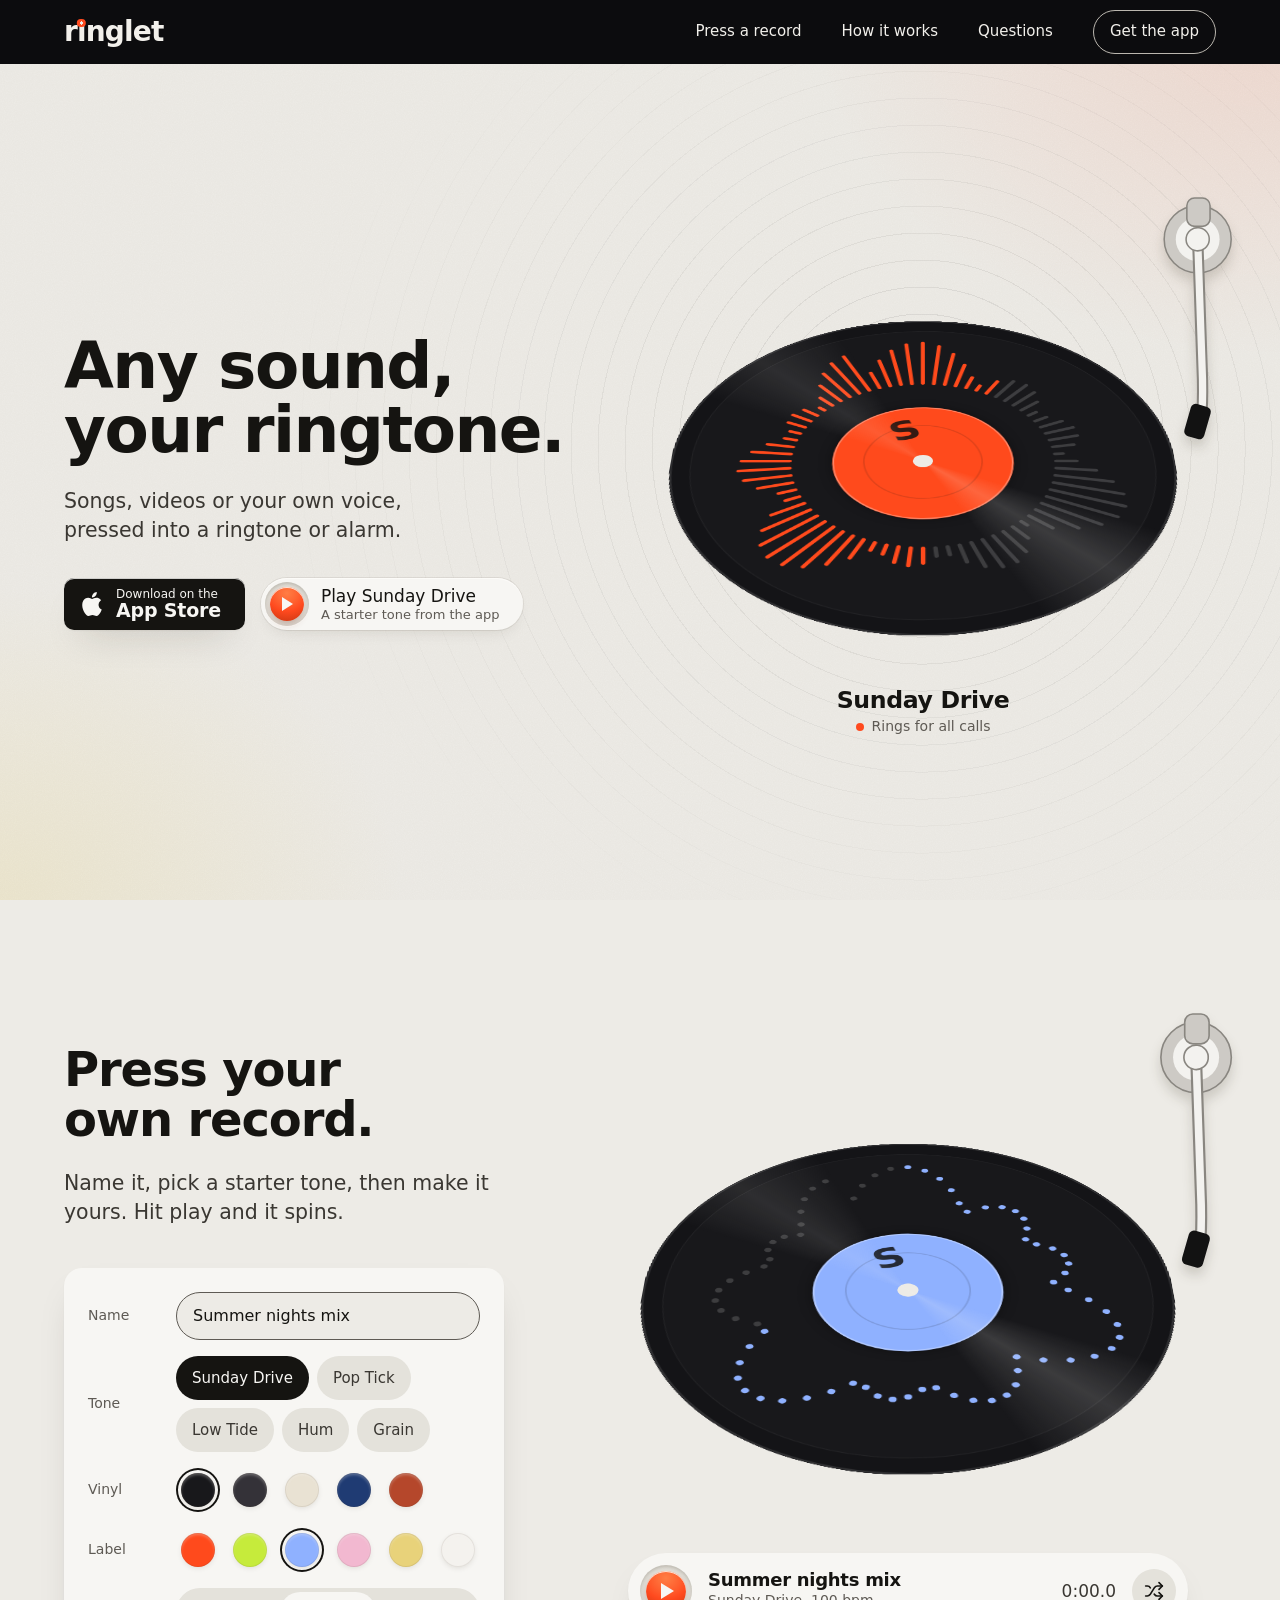
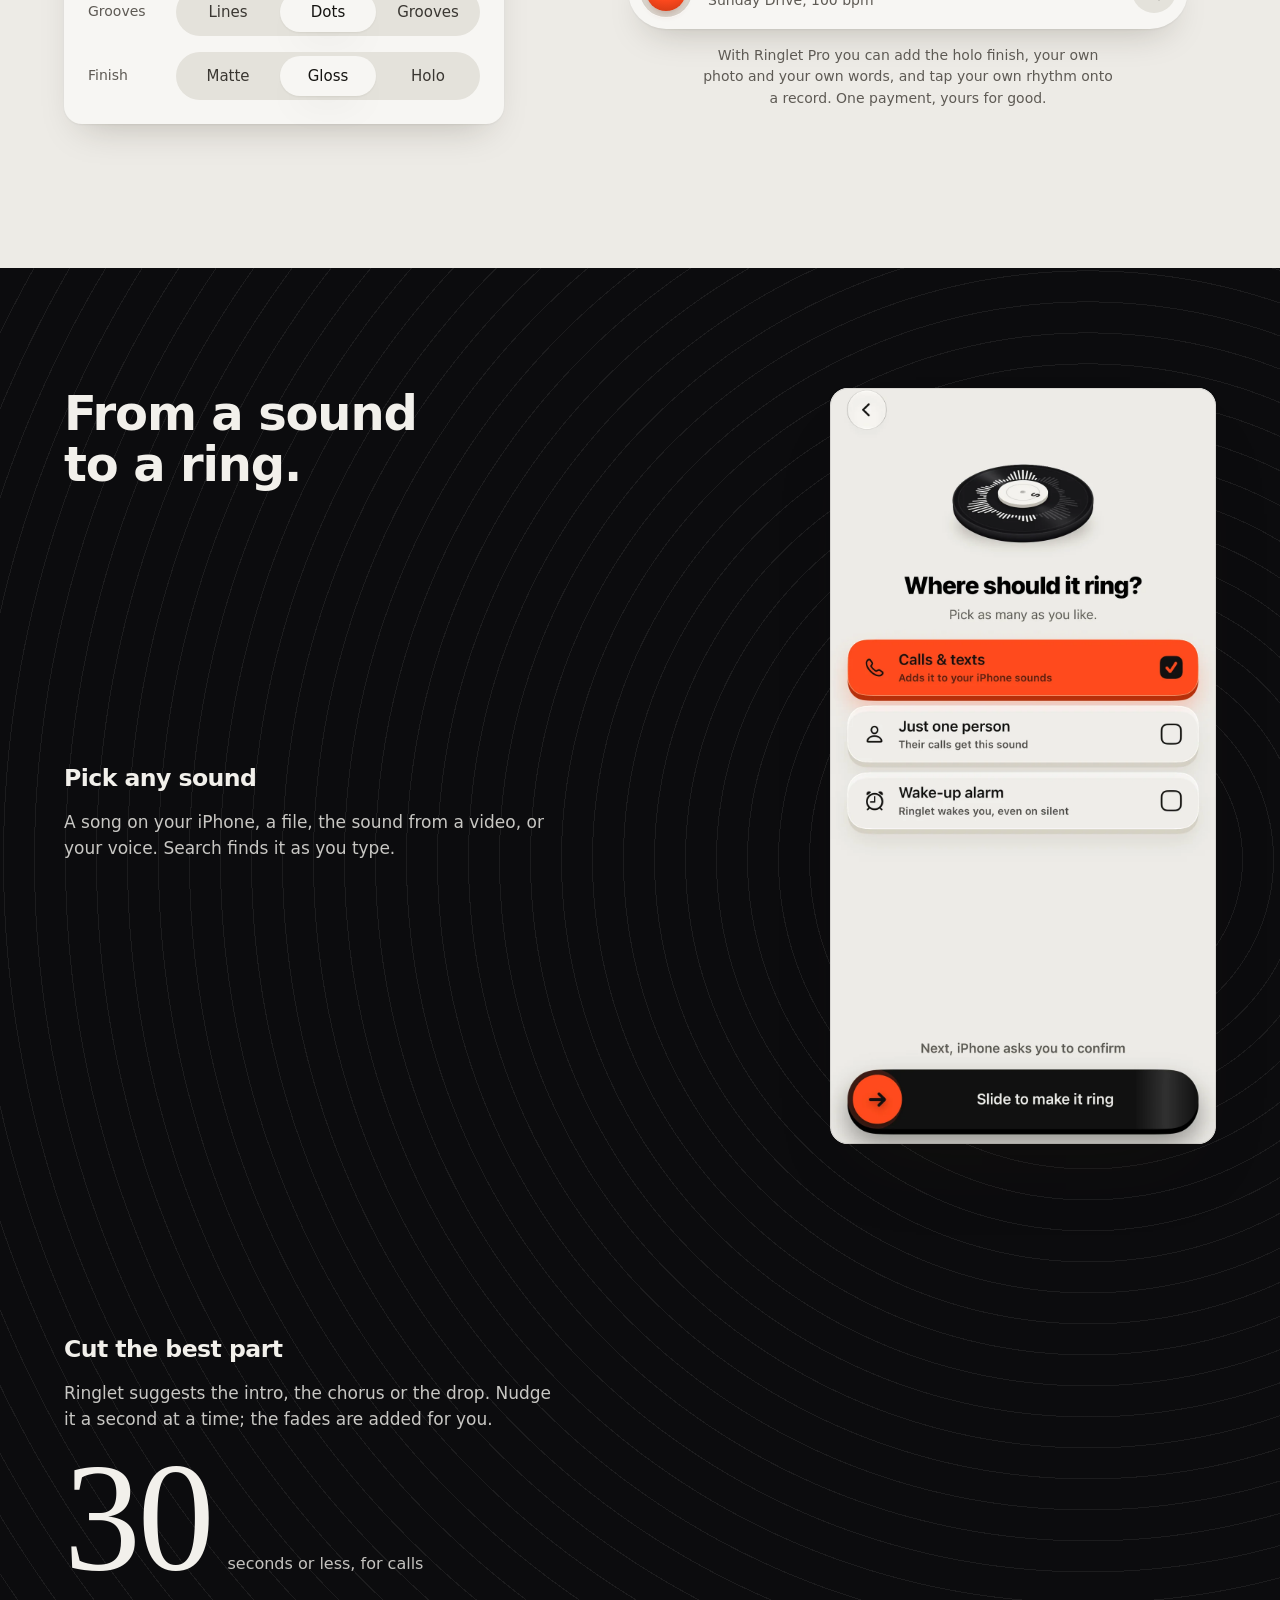
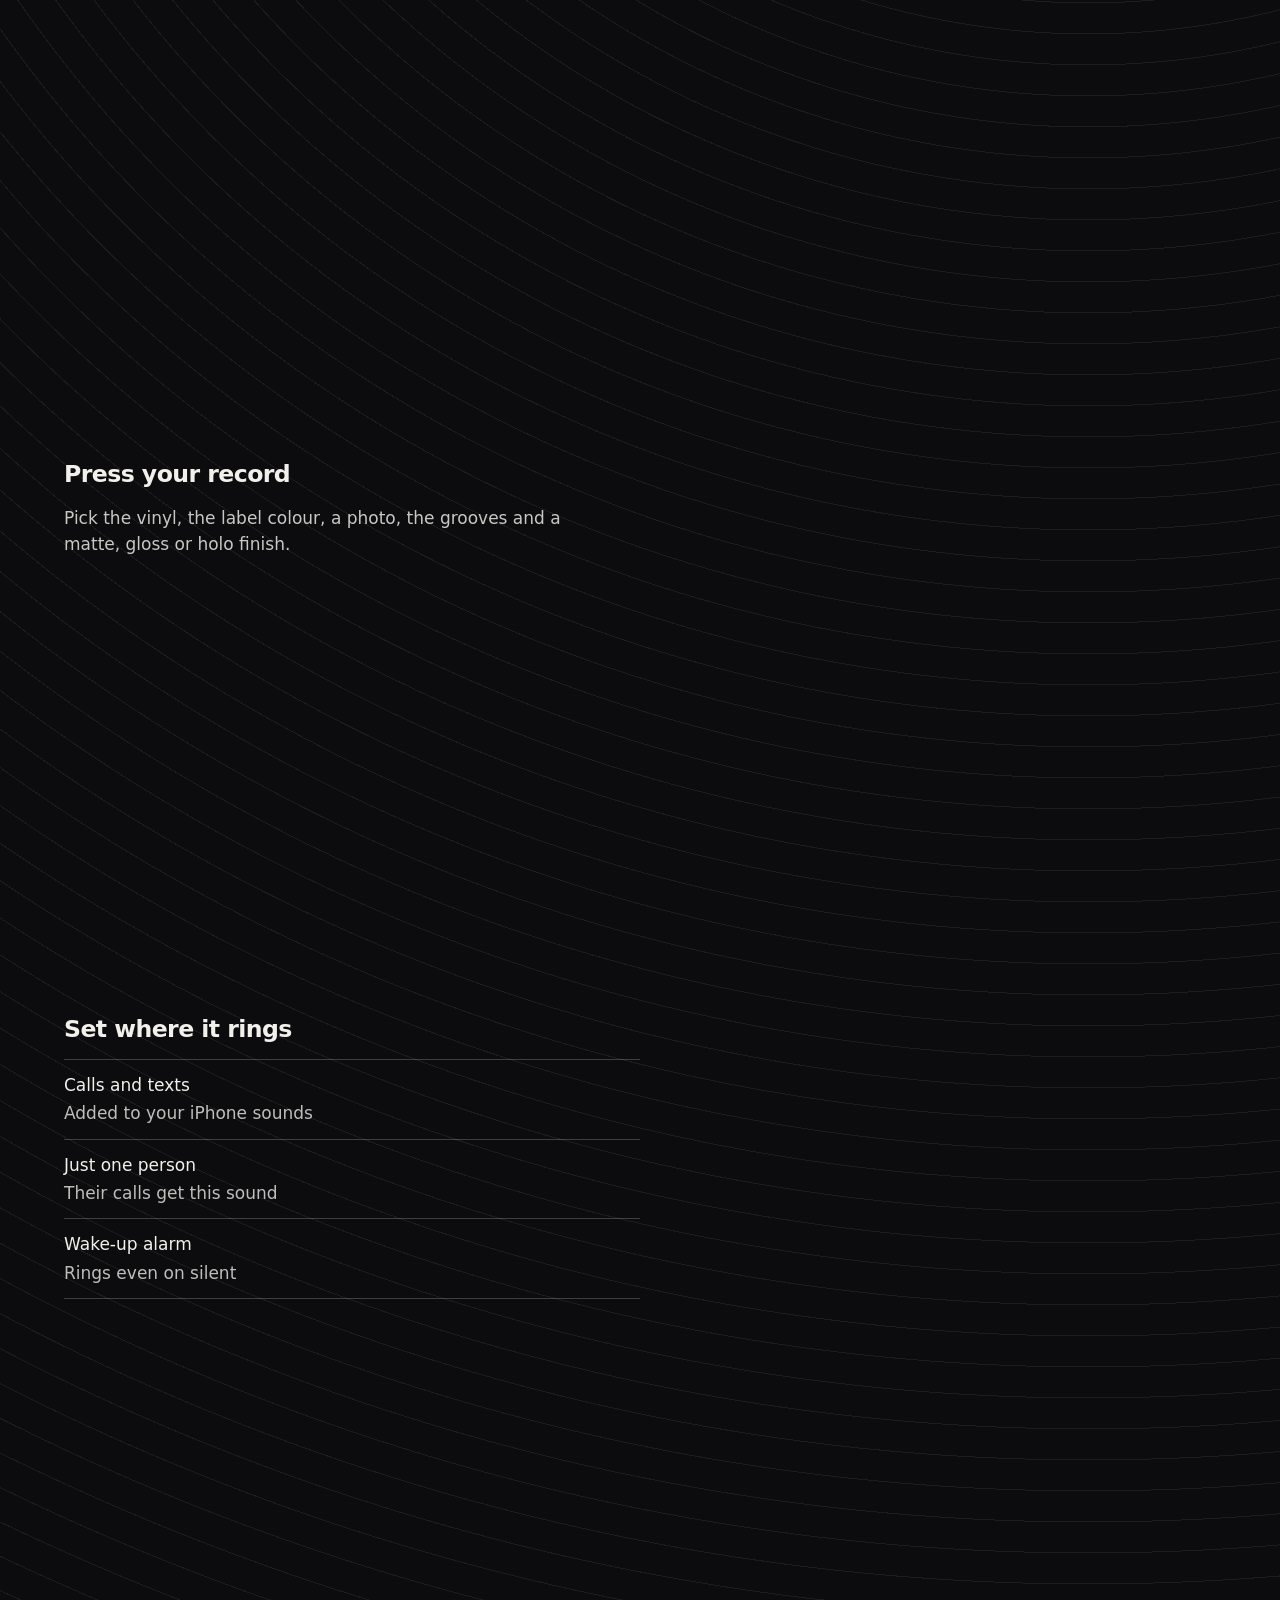
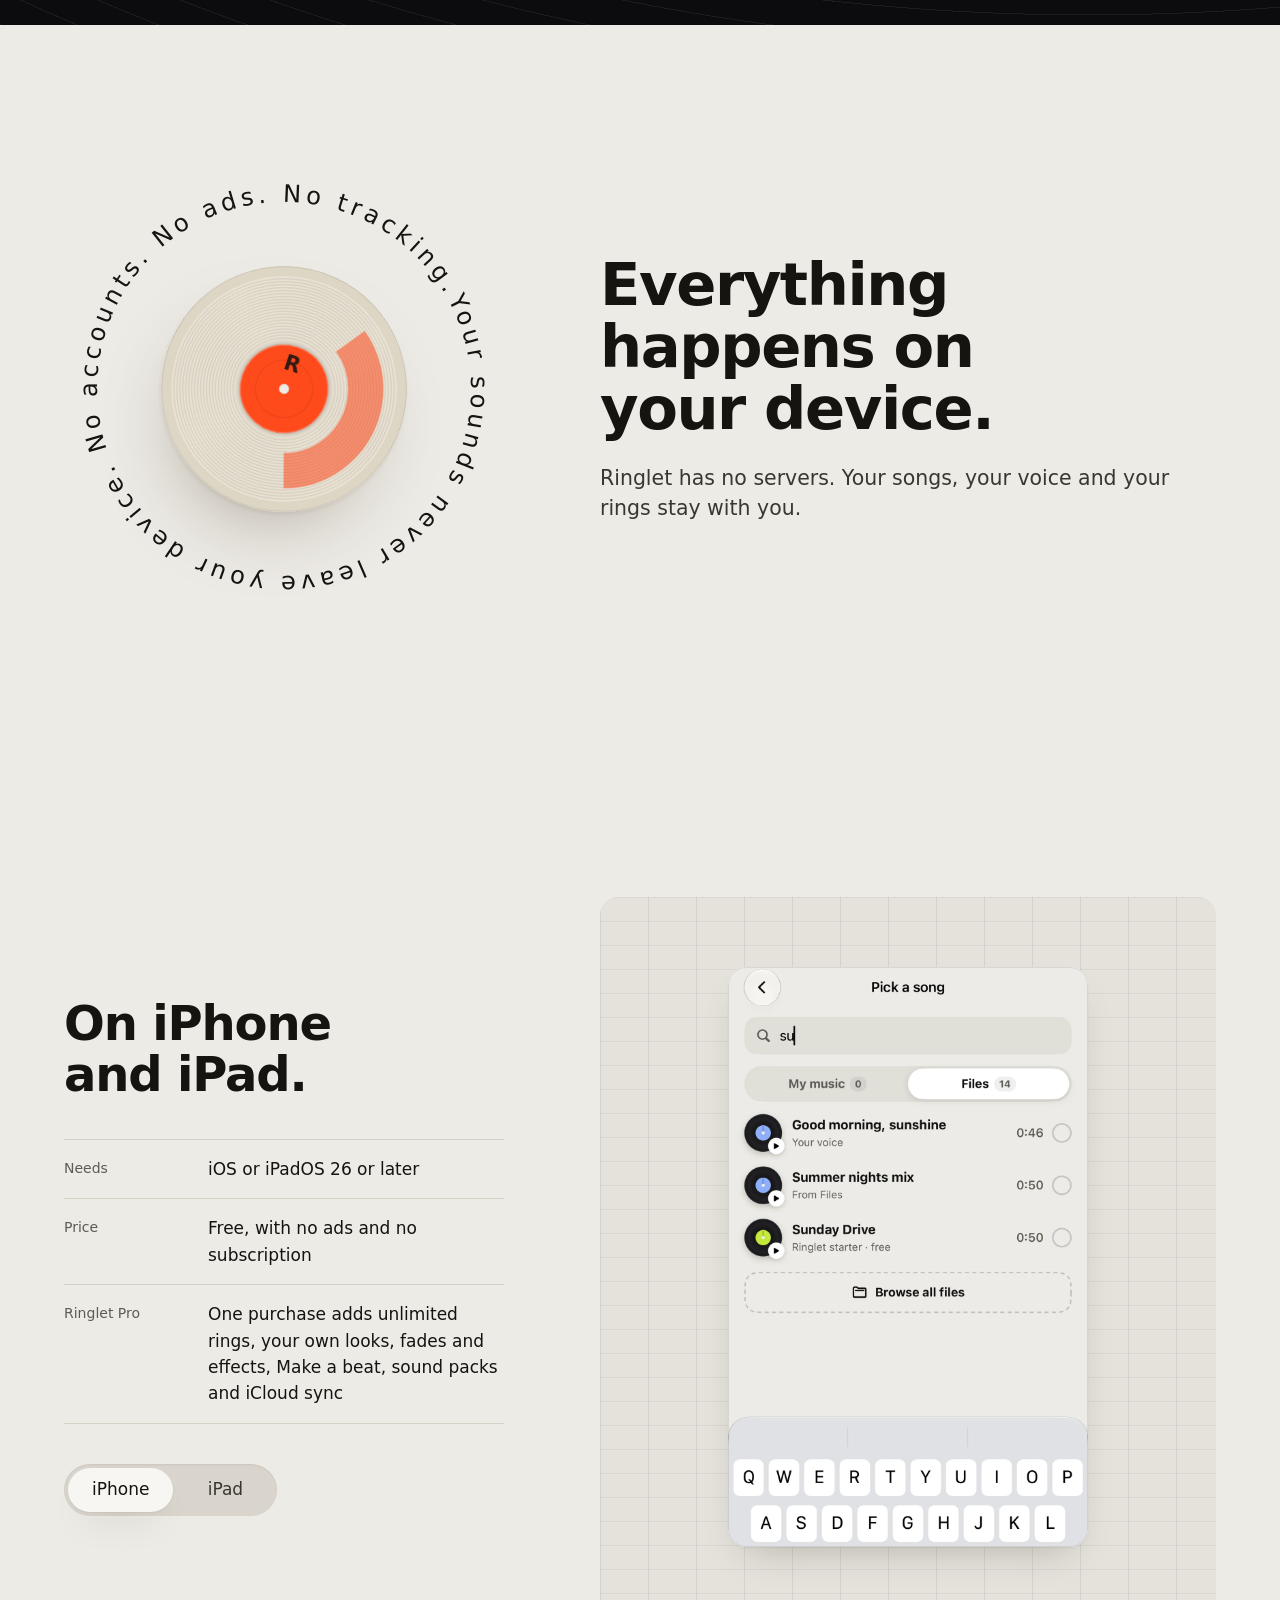
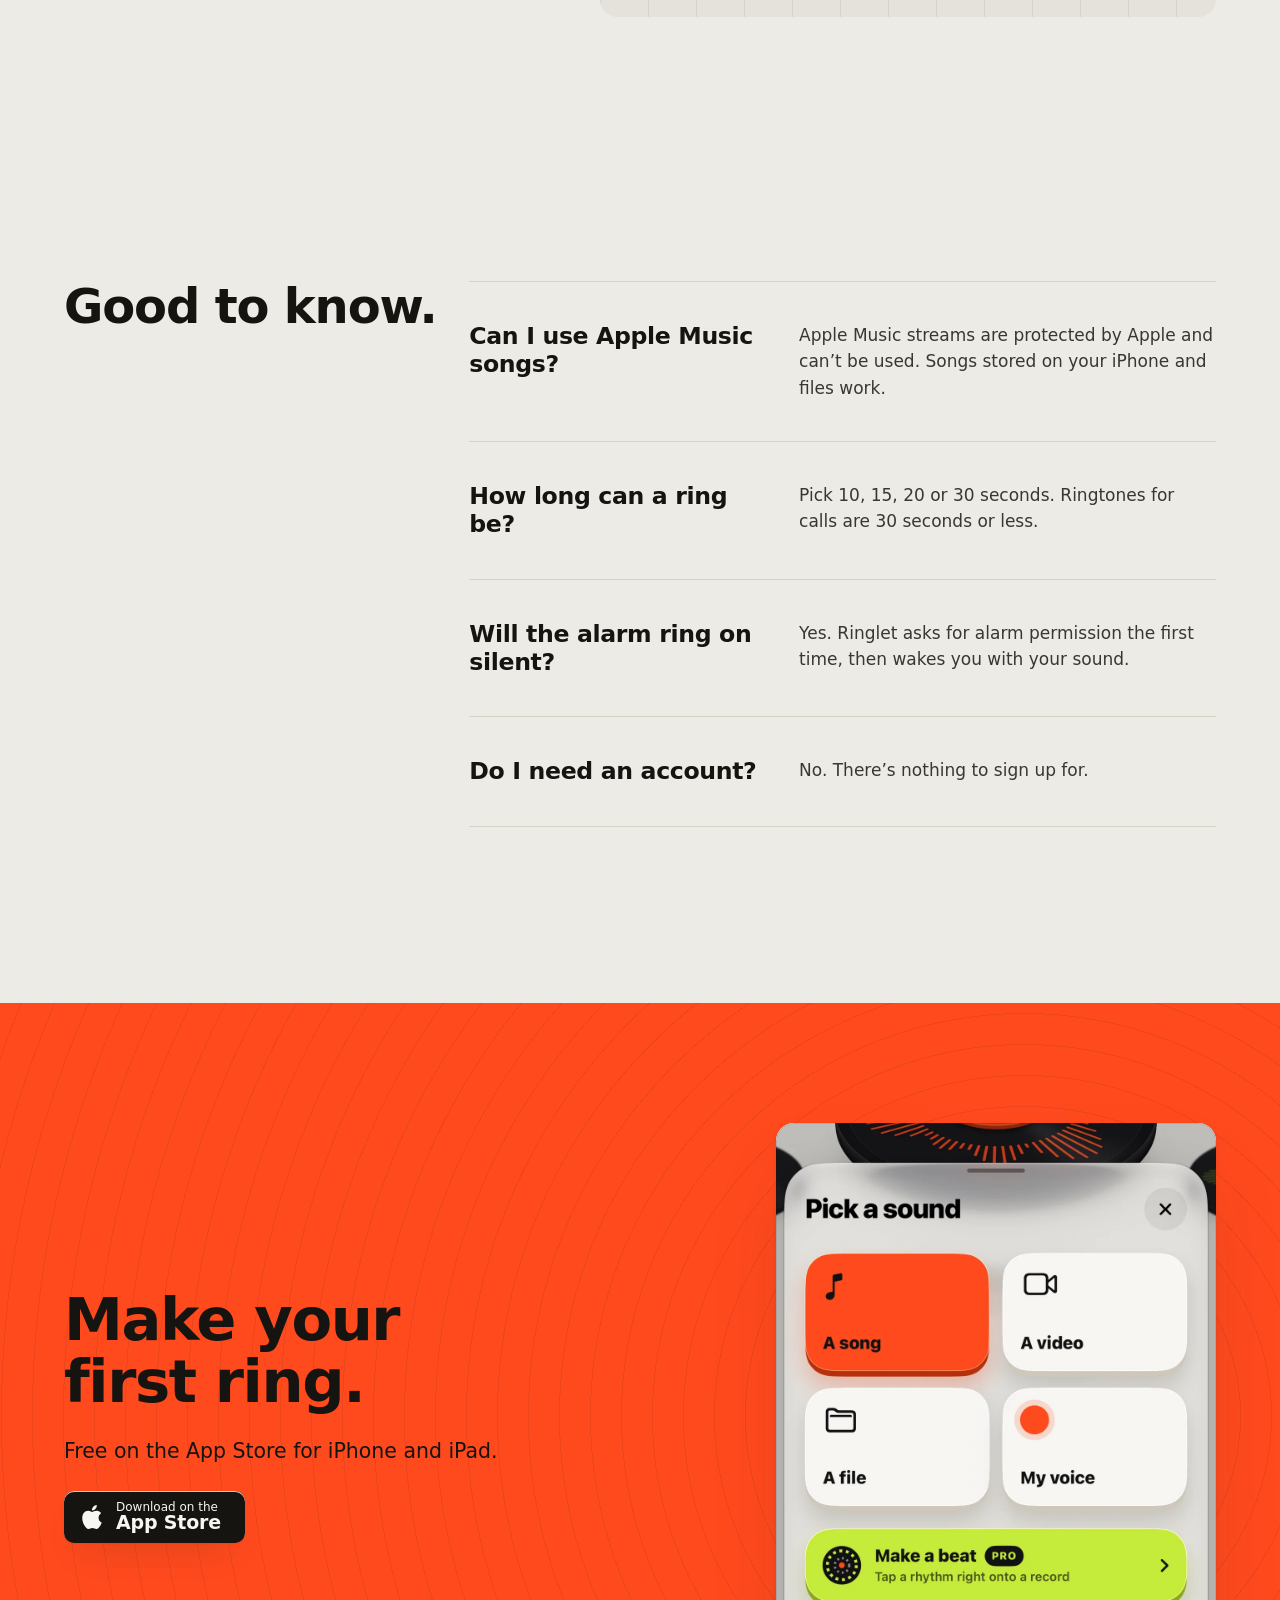
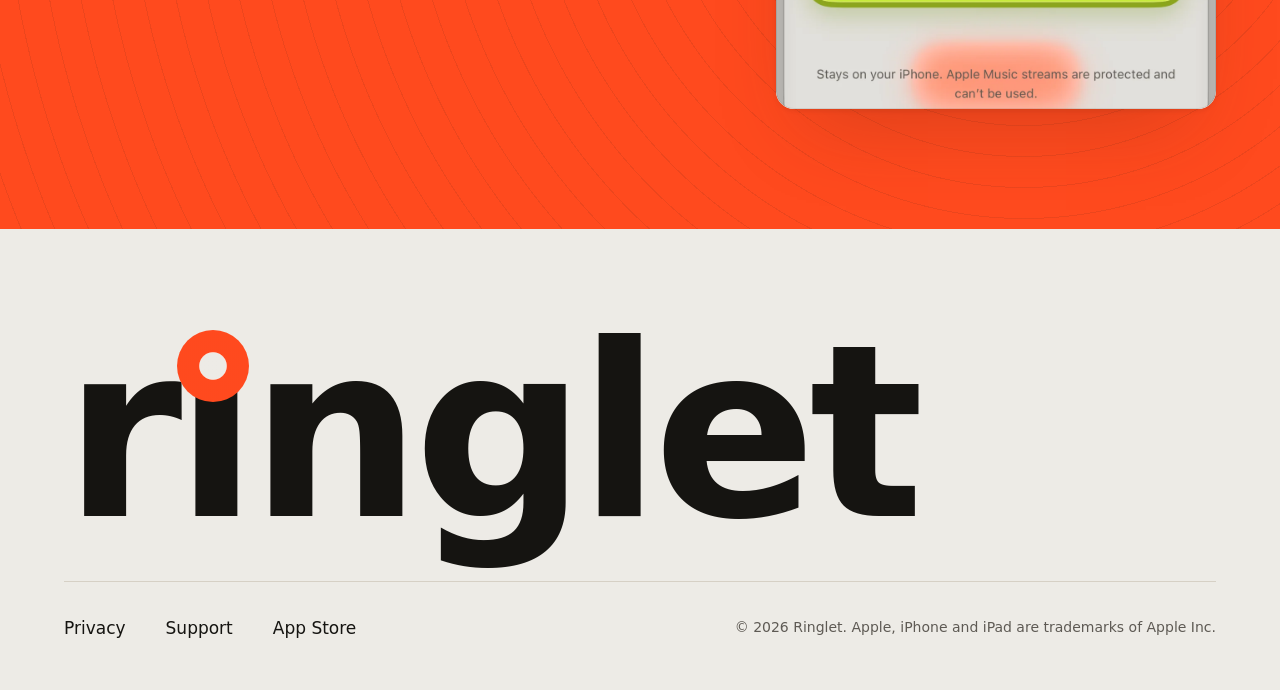
<file: index.html>
<!doctype html>
<html lang="en">
<head>
  <meta charset="utf-8">
  <meta name="viewport" content="width=device-width, initial-scale=1, viewport-fit=cover">
  <title>Ringlet: turn any sound into your ringtone</title>
  <meta name="description" content="Ringlet turns a song, a video or your own voice into a ringtone or wake-up alarm on iPhone and iPad. No ads, no subscription.">
  <meta name="theme-color" content="#121212">
  <meta property="og:title" content="Ringlet: any sound, your ringtone">
  <meta property="og:description" content="Turn a song, a video or your own voice into a ringtone or wake-up alarm.">
  <meta property="og:type" content="website">
  <meta property="og:url" content="https://bilal-ajnaz.github.io/Ringlet/">
  <meta property="og:site_name" content="Ringlet">
  <meta property="og:image" content="https://bilal-ajnaz.github.io/Ringlet/assets/og.png">
  <meta property="og:image:width" content="1200">
  <meta property="og:image:height" content="630">
  <meta property="og:image:alt" content="Ringlet: turn any sound into your ringtone or alarm">
  <meta name="twitter:card" content="summary_large_image">
  <link rel="canonical" href="https://bilal-ajnaz.github.io/Ringlet/">
  <link rel="icon" type="image/png" sizes="32x32" href="assets/favicon-32.png">
  <link rel="apple-touch-icon" href="assets/apple-touch-icon.png">
  <link rel="preconnect" href="https://api.fontshare.com" crossorigin>
  <link href="https://api.fontshare.com/v2/css?f[]=ranade@400,500,700&display=swap" rel="stylesheet">
  <link href="https://api.fontshare.com/v2/css?f[]=gambarino@400&display=swap" rel="stylesheet">
  <link rel="stylesheet" href="styles.css">
  <script>document.documentElement.classList.add('js');</script>
</head>
<body>
  <a class="skip" href="#main">Skip to content</a>

  <header class="slab" data-nav>
    <div class="container slab__inner">
      <a class="wordmark" href="./" aria-label="Ringlet home">r<span class="wordmark__i">ı<span class="wordmark__dot" aria-hidden="true"></span></span>nglet</a>
      <button class="slab__menu" type="button" aria-expanded="false" aria-controls="nav-links">Menu</button>
      <nav class="slab__links" id="nav-links" aria-label="Main">
        <a href="#press">Press a record</a>
        <a href="#how">How it works</a>
        <a href="#questions">Questions</a>
        <a class="slab__cta js-store" href="#download">Get the app</a>
      </nav>
    </div>
  </header>

  <main id="main">
    <!-- Hero: a live Ringlet record. Press play, the arm drops, the record spins and its bars follow the sound. -->
    <section class="hero">
      <div class="hero__rings" aria-hidden="true"></div>
      <div class="container hero__grid">
        <div class="hero__text">
          <h1>Any sound, your ringtone.</h1>
          <p class="lead">Songs, videos or your own voice, pressed into a ringtone or alarm.</p>
          <div class="hero__actions">
            <a class="store js-store" href="#download">
              <svg class="store__logo" viewBox="0 0 24 24" width="24" height="24" aria-hidden="true"><path fill="currentColor" d="M12.152 6.896c-.948 0-2.415-1.078-3.96-1.04-2.04.027-3.91 1.183-4.961 3.014-2.117 3.675-.546 9.103 1.519 12.09 1.013 1.454 2.208 3.09 3.792 3.039 1.52-.065 2.09-.987 3.935-.987 1.831 0 2.35.987 3.96.948 1.637-.026 2.676-1.48 3.676-2.948 1.156-1.688 1.636-3.325 1.662-3.415-.039-.013-3.182-1.221-3.22-4.857-.026-3.04 2.48-4.494 2.597-4.559-1.429-2.09-3.623-2.324-4.39-2.376-2-.156-3.675 1.09-4.61 1.09zM15.53 3.83c.843-1.012 1.4-2.427 1.245-3.83-1.207.052-2.662.805-3.532 1.818-.78.896-1.454 2.338-1.273 3.714 1.338.104 2.715-.688 3.559-1.701"/></svg>
              <span class="store__text"><small>Download on the</small>App Store</span>
            </a>
            <button class="cap-pill" type="button" data-play-for="hero" aria-pressed="false">
              <span class="cap" aria-hidden="true"><span class="cap__glyph"></span></span>
              <span class="cap-pill__text"><span class="cap-pill__title" data-play-label>Play Sunday Drive</span><span class="cap-pill__sub">A starter tone from the app</span></span>
            </button>
          </div>
        </div>
        <figure class="stage stage--hero">
          <div class="turntable" data-turntable="hero">
            <div class="turntable__shadow" aria-hidden="true"></div>
            <div class="platter" aria-hidden="true"><div class="disc"><span class="disc__wall" style="--k:1"></span><span class="disc__wall" style="--k:2"></span><span class="disc__wall" style="--k:3"></span><span class="disc__wall" style="--k:4"></span><span class="disc__wall" style="--k:5"></span><span class="disc__wall" style="--k:6"></span><span class="disc__wall" style="--k:7"></span><span class="disc__wall" style="--k:8"></span><canvas class="disc__face"></canvas><span class="disc__sheen"></span><span class="disc__holo"></span></div></div>
            <svg class="arm" viewBox="0 0 100 100" aria-hidden="true">
              <circle class="arm__base" cx="86" cy="16" r="13"/>
              <circle class="arm__base-top" cx="86" cy="16" r="8.5"/>
              <g class="arm__swing">
                <rect class="arm__weight" x="88" y="2" width="9" height="11" rx="3" transform="rotate(38 92 8)"/>
                <path class="arm__tube-edge" d="M86 16 L54 60 Q48 68 44 72"/>
                <path class="arm__tube" d="M86 16 L54 60 Q48 68 44 72"/>
                <rect class="arm__head" x="36" y="68" width="13" height="8" rx="2" transform="rotate(-36 42 72)"/>
                <circle class="arm__cap" cx="86" cy="16" r="4.5"/>
              </g>
            </svg>
          </div>
          <figcaption class="stage__caption"><span class="stage__name">Sunday Drive</span><span class="stage__sub"><span class="stage__dot" aria-hidden="true"></span>Rings for all calls</span></figcaption>
        </figure>
      </div>
    </section>

    <!-- Playground: press your own record, the way the app's Make it yours screen does. -->
    <section class="press" id="press" aria-labelledby="press-title">
      <div class="container press__grid">
        <div class="press__text">
          <h2 id="press-title">Press your own record.</h2>
          <p class="lead">Name it, pick a starter tone, then make it yours. Hit play and it spins.</p>
          <div class="controls" data-controls>
            <div class="control control--name">
              <label for="ring-name">Name</label>
              <input id="ring-name" name="ring-name" type="text" value="Summer nights mix" maxlength="22" autocomplete="off" spellcheck="false">
            </div>
            <fieldset class="control">
              <legend>Tone</legend>
              <div class="chips">
                <input type="radio" name="tone" id="tone-0" value="0" checked><label for="tone-0">Sunday Drive</label>
                <input type="radio" name="tone" id="tone-1" value="1"><label for="tone-1">Pop Tick</label>
                <input type="radio" name="tone" id="tone-2" value="2"><label for="tone-2">Low Tide</label>
                <input type="radio" name="tone" id="tone-3" value="3"><label for="tone-3">Hum</label>
                <input type="radio" name="tone" id="tone-4" value="4"><label for="tone-4">Grain</label>
              </div>
            </fieldset>
            <fieldset class="control">
              <legend>Vinyl</legend>
              <div class="swatches">
                <input type="radio" name="vinyl" id="vinyl-black" value="black" checked><label for="vinyl-black" style="--sw: var(--vinyl-black)"><span class="visually-hidden">Classic black</span></label>
                <input type="radio" name="vinyl" id="vinyl-smoke" value="smoke"><label for="vinyl-smoke" style="--sw: var(--vinyl-smoke)"><span class="visually-hidden">Smoke</span></label>
                <input type="radio" name="vinyl" id="vinyl-cream" value="cream"><label for="vinyl-cream" style="--sw: var(--vinyl-cream)"><span class="visually-hidden">Cream</span></label>
                <input type="radio" name="vinyl" id="vinyl-ocean" value="ocean"><label for="vinyl-ocean" style="--sw: var(--vinyl-ocean)"><span class="visually-hidden">Ocean blue</span></label>
                <input type="radio" name="vinyl" id="vinyl-clay" value="clay"><label for="vinyl-clay" style="--sw: var(--vinyl-clay)"><span class="visually-hidden">Clay</span></label>
              </div>
            </fieldset>
            <fieldset class="control">
              <legend>Label</legend>
              <div class="swatches">
                <input type="radio" name="label" id="label-signal" value="signal"><label for="label-signal" style="--sw: var(--label-signal)"><span class="visually-hidden">Signal orange</span></label>
                <input type="radio" name="label" id="label-lime" value="lime"><label for="label-lime" style="--sw: var(--label-lime)"><span class="visually-hidden">Lime</span></label>
                <input type="radio" name="label" id="label-sky" value="sky" checked><label for="label-sky" style="--sw: var(--label-sky)"><span class="visually-hidden">Sky</span></label>
                <input type="radio" name="label" id="label-blush" value="blush"><label for="label-blush" style="--sw: var(--label-blush)"><span class="visually-hidden">Blush</span></label>
                <input type="radio" name="label" id="label-butter" value="butter"><label for="label-butter" style="--sw: var(--label-butter)"><span class="visually-hidden">Butter</span></label>
                <input type="radio" name="label" id="label-paper" value="paper"><label for="label-paper" style="--sw: var(--label-paper)"><span class="visually-hidden">Paper</span></label>
              </div>
            </fieldset>
            <fieldset class="control">
              <legend>Grooves</legend>
              <div class="segs">
                <input type="radio" name="groove" id="groove-lines" value="lines"><label for="groove-lines">Lines</label>
                <input type="radio" name="groove" id="groove-dots" value="dots" checked><label for="groove-dots">Dots</label>
                <input type="radio" name="groove" id="groove-rings" value="rings"><label for="groove-rings">Grooves</label>
              </div>
            </fieldset>
            <fieldset class="control">
              <legend>Finish</legend>
              <div class="segs">
                <input type="radio" name="finish" id="finish-matte" value="matte"><label for="finish-matte">Matte</label>
                <input type="radio" name="finish" id="finish-gloss" value="gloss" checked><label for="finish-gloss">Gloss</label>
                <input type="radio" name="finish" id="finish-holo" value="holo"><label for="finish-holo">Holo</label>
              </div>
            </fieldset>
          </div>
        </div>
        <figure class="stage stage--press">
          <div class="turntable" data-turntable="press">
            <div class="turntable__shadow" aria-hidden="true"></div>
            <div class="platter" aria-hidden="true"><div class="disc"><span class="disc__wall" style="--k:1"></span><span class="disc__wall" style="--k:2"></span><span class="disc__wall" style="--k:3"></span><span class="disc__wall" style="--k:4"></span><span class="disc__wall" style="--k:5"></span><span class="disc__wall" style="--k:6"></span><span class="disc__wall" style="--k:7"></span><span class="disc__wall" style="--k:8"></span><canvas class="disc__face"></canvas><span class="disc__sheen"></span><span class="disc__holo"></span></div></div>
            <svg class="arm" viewBox="0 0 100 100" aria-hidden="true">
              <circle class="arm__base" cx="86" cy="16" r="13"/>
              <circle class="arm__base-top" cx="86" cy="16" r="8.5"/>
              <g class="arm__swing">
                <rect class="arm__weight" x="88" y="2" width="9" height="11" rx="3" transform="rotate(38 92 8)"/>
                <path class="arm__tube-edge" d="M86 16 L54 60 Q48 68 44 72"/>
                <path class="arm__tube" d="M86 16 L54 60 Q48 68 44 72"/>
                <rect class="arm__head" x="36" y="68" width="13" height="8" rx="2" transform="rotate(-36 42 72)"/>
                <circle class="arm__cap" cx="86" cy="16" r="4.5"/>
              </g>
            </svg>
          </div>
          <figcaption class="stage__bar">
            <button class="cap cap--big" type="button" data-play-for="press" aria-pressed="false" aria-label="Play your record"><span class="cap__glyph" aria-hidden="true"></span></button>
            <span class="stage__title"><span class="stage__name" data-press-name>Summer nights mix</span><span class="stage__sub" data-press-sub>Sunday Drive, 100 bpm</span></span>
            <span class="stage__time num" data-press-time>0:00.0</span>
            <button class="shuffle" type="button" data-shuffle aria-label="Shuffle the design">
              <svg viewBox="0 0 24 24" width="20" height="20" aria-hidden="true" fill="none" stroke="currentColor" stroke-width="2" stroke-linecap="round" stroke-linejoin="round"><path d="m18 14 4 4-4 4"/><path d="m18 2 4 4-4 4"/><path d="M2 18h1.973a4 4 0 0 0 3.3-1.7l5.454-8.6a4 4 0 0 1 3.3-1.7H22"/><path d="M2 6h1.972a4 4 0 0 1 3.6 2.2"/><path d="M22 18h-6.041a4 4 0 0 1-3.3-1.8l-.359-.45"/></svg>
            </button>
          </figcaption>
          <p class="press__note">With Ringlet Pro you can add the holo finish, your own photo and your own words, and tap your own rhythm onto a record. One payment, yours for good.</p>
        </figure>
      </div>
    </section>

    <!-- How it works: the section floods a new colour for each step, like the App Store screenshots. -->
    <section class="how" id="how" aria-labelledby="how-title" data-field="0">
      <div class="how__rings" aria-hidden="true"></div>
      <div class="container how__grid">
        <div class="how__panels">
          <h2 id="how-title">From a sound to a ring.</h2>
          <article class="panel" data-panel="0">
            <h3>Pick any sound</h3>
            <p>A song on your iPhone, a file, the sound from a video, or your voice. Search finds it as you type.</p>
            <figure class="screen screen--inline" data-slot="how-pick" data-kind="product" data-alt="Pick a song screen with search and Spinning lately">
              <img src="assets/screens/phone-02-songs-sm.webp" width="528" height="1034" alt="" loading="lazy">
            </figure>
          </article>
          <article class="panel" data-panel="1">
            <h3>Cut the best part</h3>
            <p>Ringlet suggests the intro, the chorus or the drop. Nudge it a second at a time; the fades are added for you.</p>
            <p class="figure-serif num">30<span>seconds or less, for calls</span></p>
            <figure class="screen screen--inline" data-slot="how-cut" data-kind="product" data-alt="Sculpt screen choosing 30 seconds of a track">
              <img src="assets/screens/phone-04-sculpt-sm.webp" width="528" height="1034" alt="" loading="lazy">
            </figure>
          </article>
          <article class="panel" data-panel="2">
            <h3>Press your record</h3>
            <p>Pick the vinyl, the label colour, a photo, the grooves and a matte, gloss or holo finish.</p>
            <figure class="screen screen--inline" data-slot="how-press" data-kind="product" data-alt="Make it yours screen with vinyl, label and finish options">
              <img src="assets/screens/phone-05-press-sm.webp" width="528" height="1034" alt="" loading="lazy">
            </figure>
          </article>
          <article class="panel" data-panel="3">
            <h3>Set where it rings</h3>
            <dl class="rings">
              <div><dt>Calls and texts</dt><dd>Added to your iPhone sounds</dd></div>
              <div><dt>Just one person</dt><dd>Their calls get this sound</dd></div>
              <div><dt>Wake-up alarm</dt><dd>Rings even on silent</dd></div>
            </dl>
            <figure class="screen screen--inline" data-slot="how-set" data-kind="product" data-alt="Where should it ring screen with calls, one person and alarm">
              <img src="assets/screens/phone-06-assign-sm.webp" width="528" height="1034" alt="" loading="lazy">
            </figure>
          </article>
        </div>
        <div class="how__stage" aria-hidden="true">
          <div class="how__sticky">
            <figure class="screen screen--stage" data-stage>
              <img src="assets/screens/phone-02-songs.webp" width="1056" height="2068" alt="" loading="lazy" data-stage-img="0" class="is-on">
              <img src="assets/screens/phone-04-sculpt.webp" width="1056" height="2068" alt="" loading="lazy" data-stage-img="1">
              <img src="assets/screens/phone-05-press.webp" width="1056" height="2068" alt="" loading="lazy" data-stage-img="2">
              <img src="assets/screens/phone-06-assign.webp" width="1056" height="2068" alt="" loading="lazy" data-stage-img="3">
            </figure>
          </div>
        </div>
      </div>
    </section>

    <!-- Statement: the promise set around a record that turns as you scroll. -->
    <section class="statement" aria-labelledby="statement-title">
      <div class="container statement__grid">
        <div class="statement__ring" data-ring aria-hidden="true">
          <svg viewBox="0 0 400 400">
            <defs><path id="ring-path" d="M200,200 m-170,0 a170,170 0 1,1 340,0 a170,170 0 1,1 -340,0"/></defs>
            <text><textPath href="#ring-path" startOffset="0" textLength="1062" lengthAdjust="spacing">Your sounds never leave your device. No accounts. No ads. No tracking.</textPath></text>
          </svg>
          <canvas class="statement__disc" data-mini-record></canvas>
        </div>
        <div class="statement__text">
          <h2 id="statement-title">Everything happens on your device.</h2>
          <p class="lead">Ringlet has no servers. Your songs, your voice and your rings stay with you.</p>
        </div>
      </div>
    </section>

    <!-- Switcher: iPhone and iPad, with what it needs. -->
    <section class="devices" id="devices" aria-labelledby="devices-title">
      <div class="container devices__grid">
        <div class="devices__text">
          <h2 id="devices-title">On iPhone and iPad.</h2>
          <dl class="facts">
            <div><dt>Needs</dt><dd>iOS or iPadOS 26 or later</dd></div>
            <div><dt>Price</dt><dd>Free, with no ads and no subscription</dd></div>
            <div><dt>Ringlet Pro</dt><dd>One purchase adds unlimited rings, your own looks, fades and effects, Make a beat, sound packs and iCloud sync</dd></div>
          </dl>
          <div class="seg" role="tablist" aria-label="Device">
            <button type="button" role="tab" id="tab-phone" aria-selected="true" aria-controls="panel-phone">iPhone</button>
            <button type="button" role="tab" id="tab-pad" aria-selected="false" aria-controls="panel-pad" tabindex="-1">iPad</button>
          </div>
        </div>
        <div class="devices__stage">
          <div class="devices__panel" role="tabpanel" id="panel-phone" aria-labelledby="tab-phone">
            <figure class="screen screen--phone" data-slot="device-phone" data-kind="product" data-alt="Ringlet on iPhone: Pick a sound sheet">
              <img src="assets/screens/phone-03-search.webp" width="1056" height="2068" alt="Ringlet on iPhone, searching songs and files" loading="lazy" style="object-position: 50% 0%">
            </figure>
          </div>
          <div class="devices__panel" role="tabpanel" id="panel-pad" aria-labelledby="tab-pad">
            <figure class="screen screen--pad" data-slot="device-pad" data-kind="product" data-alt="Ringlet on iPad: Pick a song with search">
              <img src="assets/screens/ipad-02-songs.webp" width="1527" height="2002" alt="Ringlet on iPad, picking a song" loading="lazy" style="object-position: 50% 0%">
            </figure>
          </div>
        </div>
      </div>
    </section>

    <!-- Questions -->
    <section class="questions" id="questions" aria-labelledby="questions-title">
      <div class="container questions__grid">
        <h2 id="questions-title">Good to know.</h2>
        <dl class="qa">
          <div><dt>Can I use Apple Music songs?</dt><dd>Apple Music streams are protected by Apple and can’t be used. Songs stored on your iPhone and files work.</dd></div>
          <div><dt>How long can a ring be?</dt><dd>Pick 10, 15, 20 or 30 seconds. Ringtones for calls are 30 seconds or less.</dd></div>
          <div><dt>Will the alarm ring on silent?</dt><dd>Yes. Ringlet asks for alarm permission the first time, then wakes you with your sound.</dd></div>
          <div><dt>Do I need an account?</dt><dd>No. There’s nothing to sign up for.</dd></div>
        </dl>
      </div>
    </section>

    <!-- Close: the download beside one last screen. -->
    <section class="close" id="download" aria-labelledby="download-title">
      <div class="container close__grid">
        <div class="close__text">
          <h2 id="download-title">Make your first ring.</h2>
          <p class="lead">Free on the App Store for iPhone and iPad.</p>
          <a class="store js-store" href="#download">
            <svg class="store__logo" viewBox="0 0 24 24" width="24" height="24" aria-hidden="true"><path fill="currentColor" d="M12.152 6.896c-.948 0-2.415-1.078-3.96-1.04-2.04.027-3.91 1.183-4.961 3.014-2.117 3.675-.546 9.103 1.519 12.09 1.013 1.454 2.208 3.09 3.792 3.039 1.52-.065 2.09-.987 3.935-.987 1.831 0 2.35.987 3.96.948 1.637-.026 2.676-1.48 3.676-2.948 1.156-1.688 1.636-3.325 1.662-3.415-.039-.013-3.182-1.221-3.22-4.857-.026-3.04 2.48-4.494 2.597-4.559-1.429-2.09-3.623-2.324-4.39-2.376-2-.156-3.675 1.09-4.61 1.09zM15.53 3.83c.843-1.012 1.4-2.427 1.245-3.83-1.207.052-2.662.805-3.532 1.818-.78.896-1.454 2.338-1.273 3.714 1.338.104 2.715-.688 3.559-1.701"/></svg>
            <span class="store__text"><small>Download on the</small>App Store</span>
          </a>
        </div>
        <figure class="screen screen--close" data-slot="close" data-kind="product" data-alt="Pick a sound sheet: a song, a video, a file or your voice">
          <img src="assets/screens/phone-07-source.webp" width="1056" height="2068" alt="Pick a sound: a song, a video, a file or your voice" loading="lazy" style="object-position: 50% 100%">
        </figure>
      </div>
    </section>
  </main>

  <footer class="mast">
    <div class="container">
      <p class="mast__mark" aria-hidden="true">r<span class="wordmark__i">ı<span class="wordmark__dot"></span></span>nglet</p>
      <div class="mast__row">
        <nav class="mast__links" aria-label="Footer">
          <a href="privacy.html">Privacy</a>
          <a href="support.html">Support</a>
          <a class="js-store" href="#download">App Store</a>
        </nav>
        <p class="mast__legal">© 2026 Ringlet. Apple, iPhone and iPad are trademarks of Apple Inc.</p>
      </div>
    </div>
  </footer>

  <script>window.hallmarkSlots = (m) => { for (const [k, v] of Object.entries(m)) { const s = document.querySelector(`[data-slot="${k}"]`); if (!s) continue; const im = new Image(); im.src = typeof v === 'string' ? v : v.src; im.alt = (typeof v === 'object' && v.alt) || s.dataset.alt || ''; s.querySelectorAll(':scope > img').forEach((o) => o.remove()); s.prepend(im); } };
  document.querySelectorAll('[data-slot] img').forEach((i) => { if (i.complete && !i.naturalWidth) i.remove(); else i.addEventListener('error', () => i.remove(), { once: true }); });</script>
  <script src="js/main.js" defer></script>
</body>
</html>
</file>
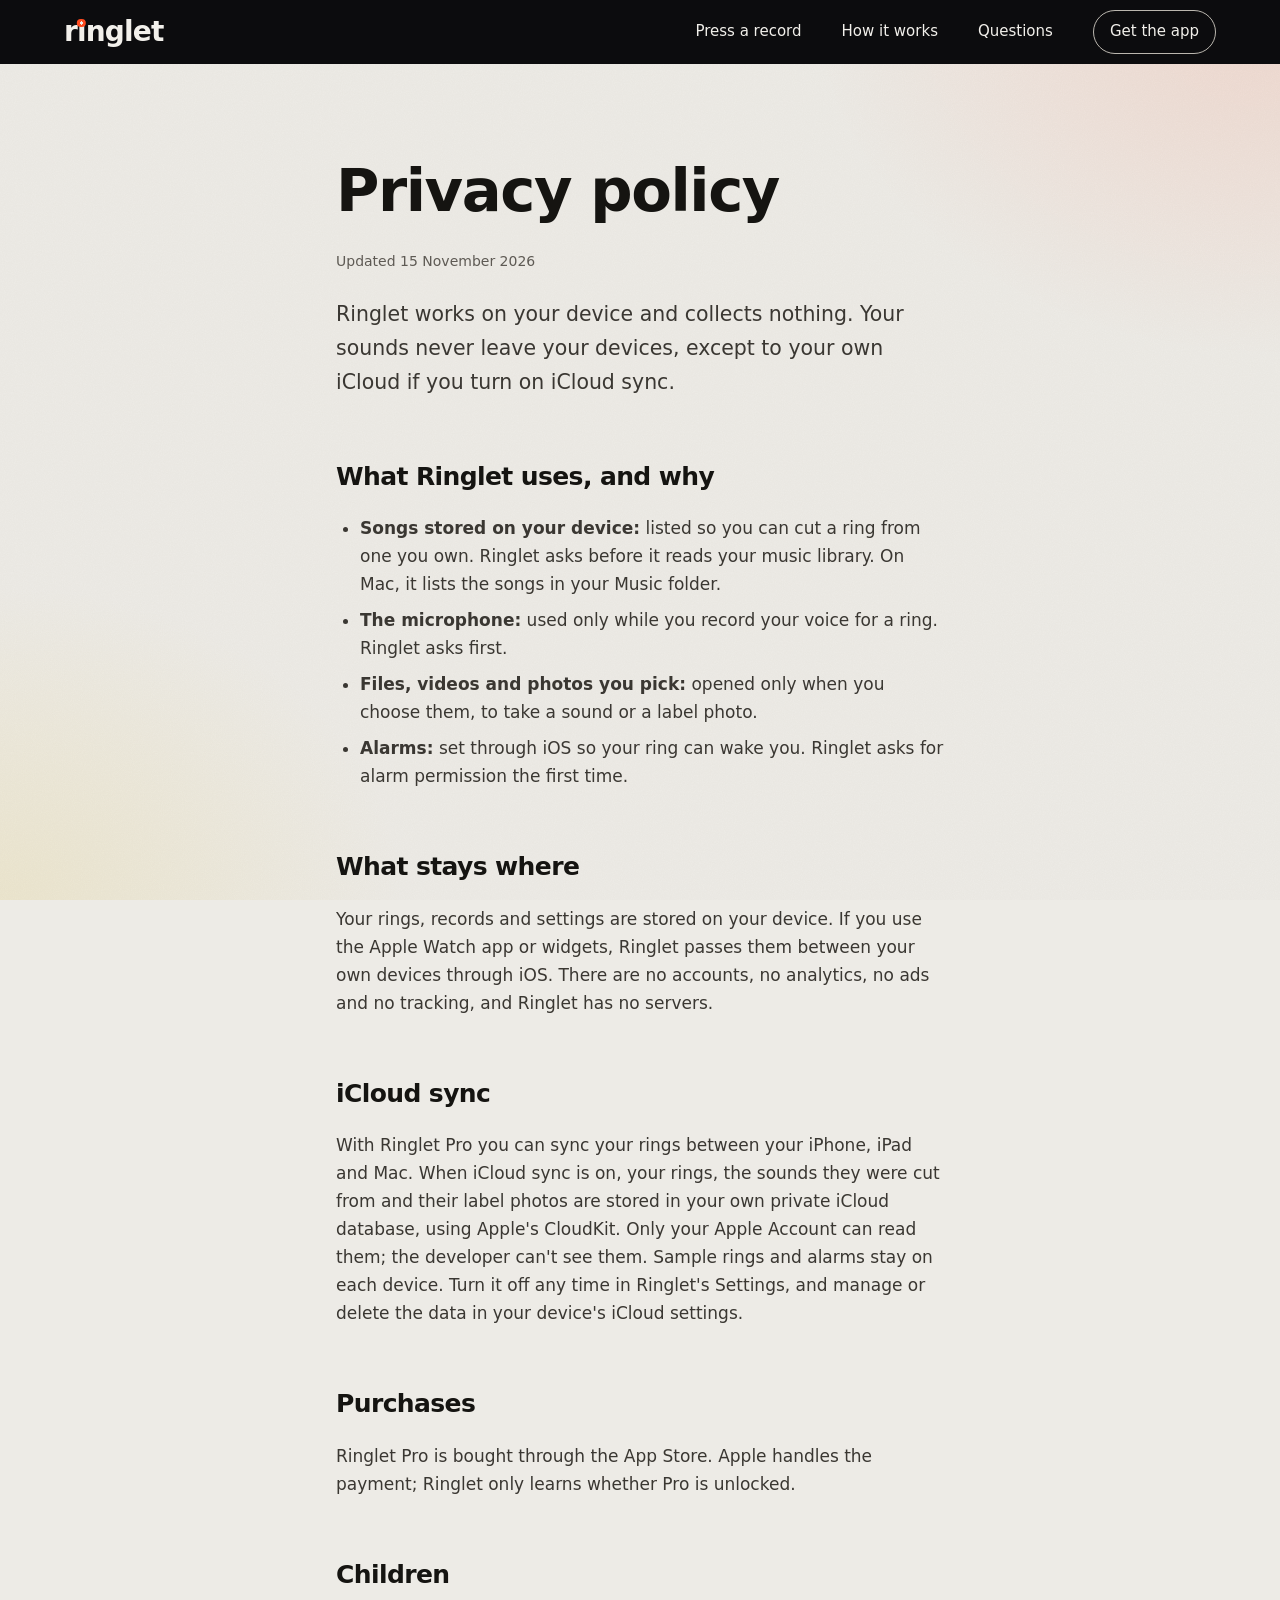
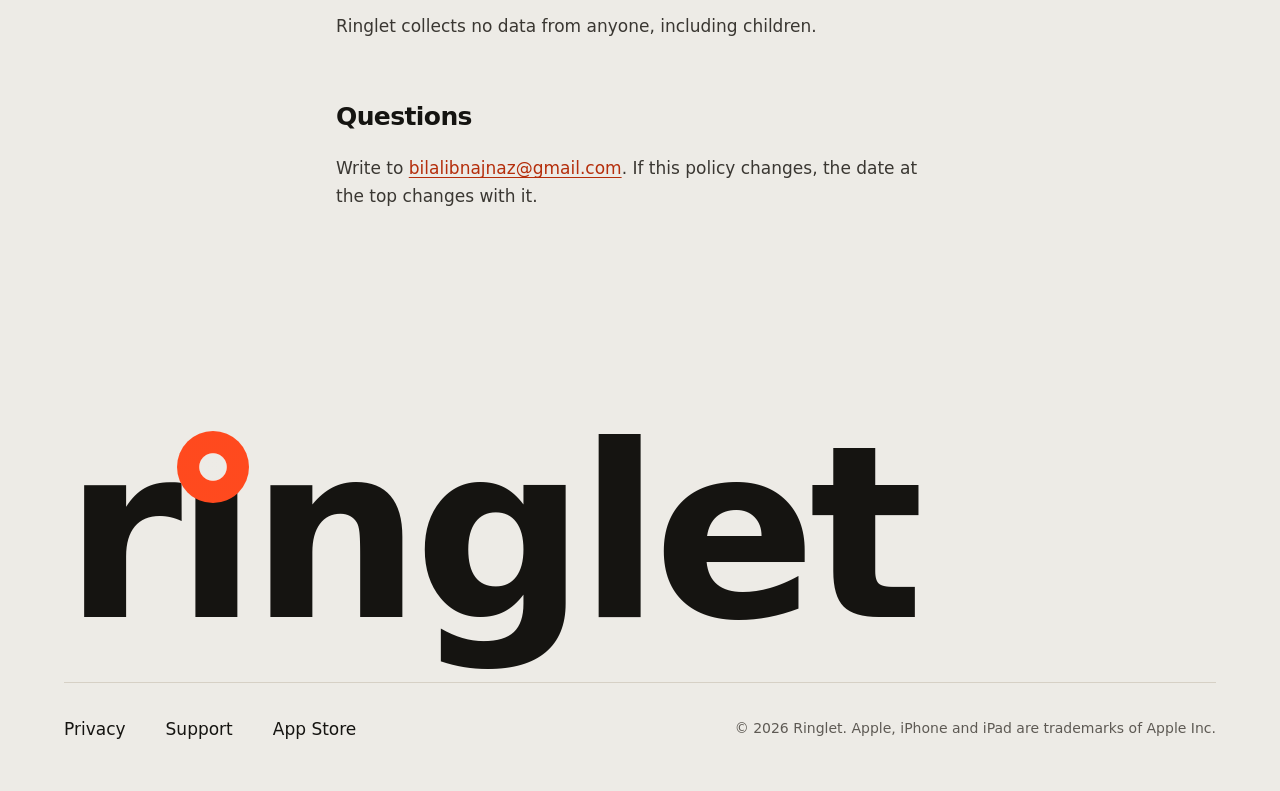
<file: privacy.html>
<!doctype html>
<html lang="en">
<head>
  <meta charset="utf-8">
  <meta name="viewport" content="width=device-width, initial-scale=1, viewport-fit=cover">
  <title>Ringlet privacy policy</title>
  <meta name="description" content="How Ringlet handles your data: it collects nothing, and your sounds stay on your devices and your own iCloud.">
  <meta name="theme-color" content="#121212">
  <meta property="og:title" content="Ringlet privacy policy">
  <meta property="og:description" content="How Ringlet handles your data: it collects nothing, and your sounds stay on your devices and your own iCloud.">
  <meta property="og:type" content="website">
  <meta property="og:url" content="https://bilal-ajnaz.github.io/Ringlet/privacy.html">
  <meta property="og:site_name" content="Ringlet">
  <meta property="og:image" content="https://bilal-ajnaz.github.io/Ringlet/assets/og.png">
  <meta property="og:image:width" content="1200">
  <meta property="og:image:height" content="630">
  <meta property="og:image:alt" content="Ringlet: turn any sound into your ringtone or alarm">
  <meta name="twitter:card" content="summary_large_image">
  <link rel="canonical" href="https://bilal-ajnaz.github.io/Ringlet/privacy.html">
  <link rel="icon" type="image/png" sizes="32x32" href="assets/favicon-32.png">
  <link rel="apple-touch-icon" href="assets/apple-touch-icon.png">
  <link rel="preconnect" href="https://api.fontshare.com" crossorigin>
  <link href="https://api.fontshare.com/v2/css?f[]=ranade@400,500,700&display=swap" rel="stylesheet">
  <link href="https://api.fontshare.com/v2/css?f[]=gambarino@400&display=swap" rel="stylesheet">
  <link rel="stylesheet" href="styles.css">
  <script>document.documentElement.classList.add('js');</script>
</head>
<body>
  <a class="skip" href="index.html#main">Skip to content</a>

  <header class="slab" data-nav>
    <div class="container slab__inner">
      <a class="wordmark" href="./" aria-label="Ringlet home">r<span class="wordmark__i">ı<span class="wordmark__dot" aria-hidden="true"></span></span>nglet</a>
      <button class="slab__menu" type="button" aria-expanded="false" aria-controls="nav-links">Menu</button>
      <nav class="slab__links" id="nav-links" aria-label="Main">
        <a href="index.html#press">Press a record</a>
        <a href="index.html#how">How it works</a>
        <a href="index.html#questions">Questions</a>
        <a class="slab__cta js-store" href="index.html#download">Get the app</a>
      </nav>
    </div>
  </header>

  <main id="main" class="doc">
    <article class="container doc__inner">
      <h1>Privacy policy</h1>
      <p><time datetime="2026-11-15">Updated 15 November 2026</time></p>
      <p class="lead">Ringlet works on your device and collects nothing. Your sounds never leave your devices, except to your own iCloud if you turn on iCloud sync.</p>
      <h2>What Ringlet uses, and why</h2>
      <ul>
        <li><strong>Songs stored on your device:</strong> listed so you can cut a ring from one you own. Ringlet asks before it reads your music library. On Mac, it lists the songs in your Music folder.</li>
        <li><strong>The microphone:</strong> used only while you record your voice for a ring. Ringlet asks first.</li>
        <li><strong>Files, videos and photos you pick:</strong> opened only when you choose them, to take a sound or a label photo.</li>
        <li><strong>Alarms:</strong> set through iOS so your ring can wake you. Ringlet asks for alarm permission the first time.</li>
      </ul>
      <h2>What stays where</h2>
      <p>Your rings, records and settings are stored on your device. If you use the Apple Watch app or widgets, Ringlet passes them between your own devices through iOS. There are no accounts, no analytics, no ads and no tracking, and Ringlet has no servers.</p>
      <h2>iCloud sync</h2>
      <p>With Ringlet Pro you can sync your rings between your iPhone, iPad and Mac. When iCloud sync is on, your rings, the sounds they were cut from and their label photos are stored in your own private iCloud database, using Apple's CloudKit. Only your Apple Account can read them; the developer can't see them. Sample rings and alarms stay on each device. Turn it off any time in Ringlet's Settings, and manage or delete the data in your device's iCloud settings.</p>
      <h2>Purchases</h2>
      <p>Ringlet Pro is bought through the App Store. Apple handles the payment; Ringlet only learns whether Pro is unlocked.</p>
      <h2>Children</h2>
      <p>Ringlet collects no data from anyone, including children.</p>
      <h2>Questions</h2>
      <p>Write to <a href="mailto:bilalibnajnaz@gmail.com">bilalibnajnaz@gmail.com</a>. If this policy changes, the date at the top changes with it.</p>
    </article>
  </main>

  <footer class="mast">
    <div class="container">
      <p class="mast__mark" aria-hidden="true">r<span class="wordmark__i">ı<span class="wordmark__dot"></span></span>nglet</p>
      <div class="mast__row">
        <nav class="mast__links" aria-label="Footer">
          <a href="privacy.html">Privacy</a>
          <a href="support.html">Support</a>
          <a class="js-store" href="index.html#download">App Store</a>
        </nav>
        <p class="mast__legal">© 2026 Ringlet. Apple, iPhone and iPad are trademarks of Apple Inc.</p>
      </div>
    </div>
  </footer>

  <script src="js/main.js" defer></script>
</body>
</html>
</file>
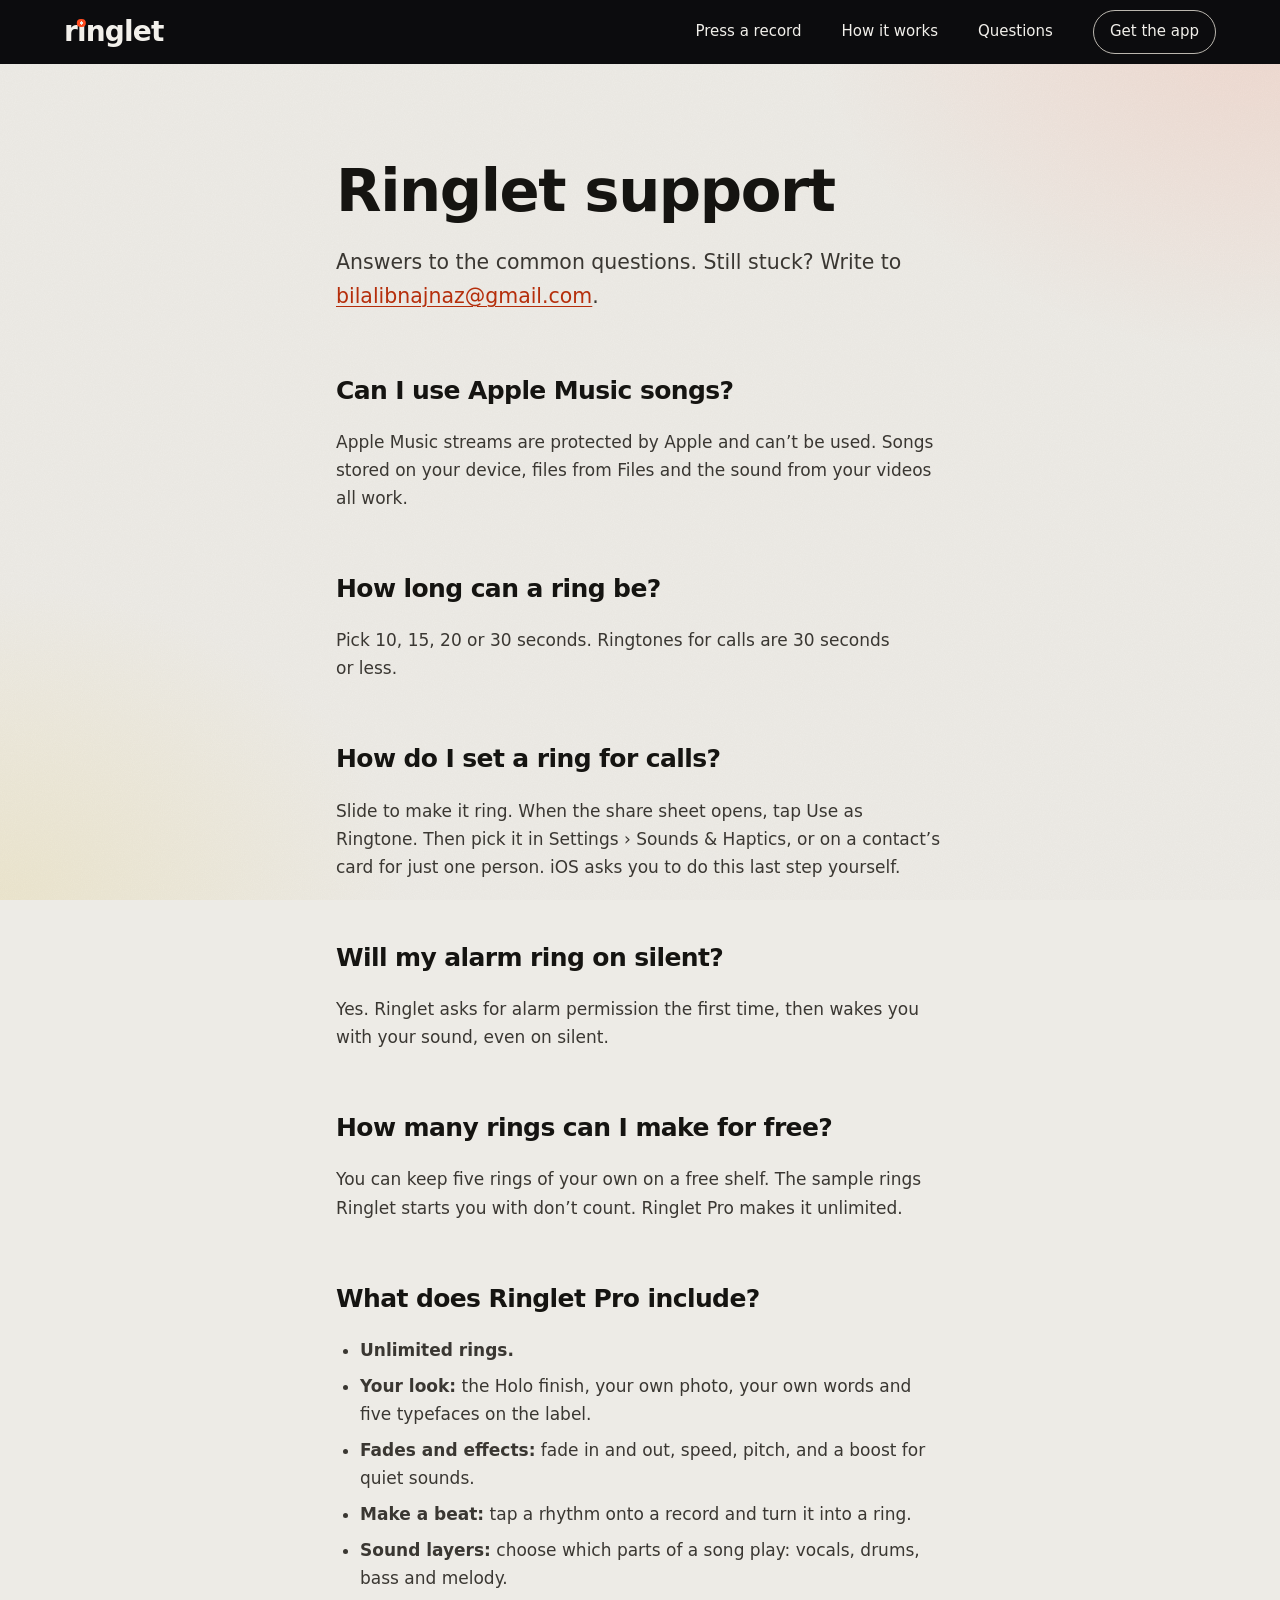
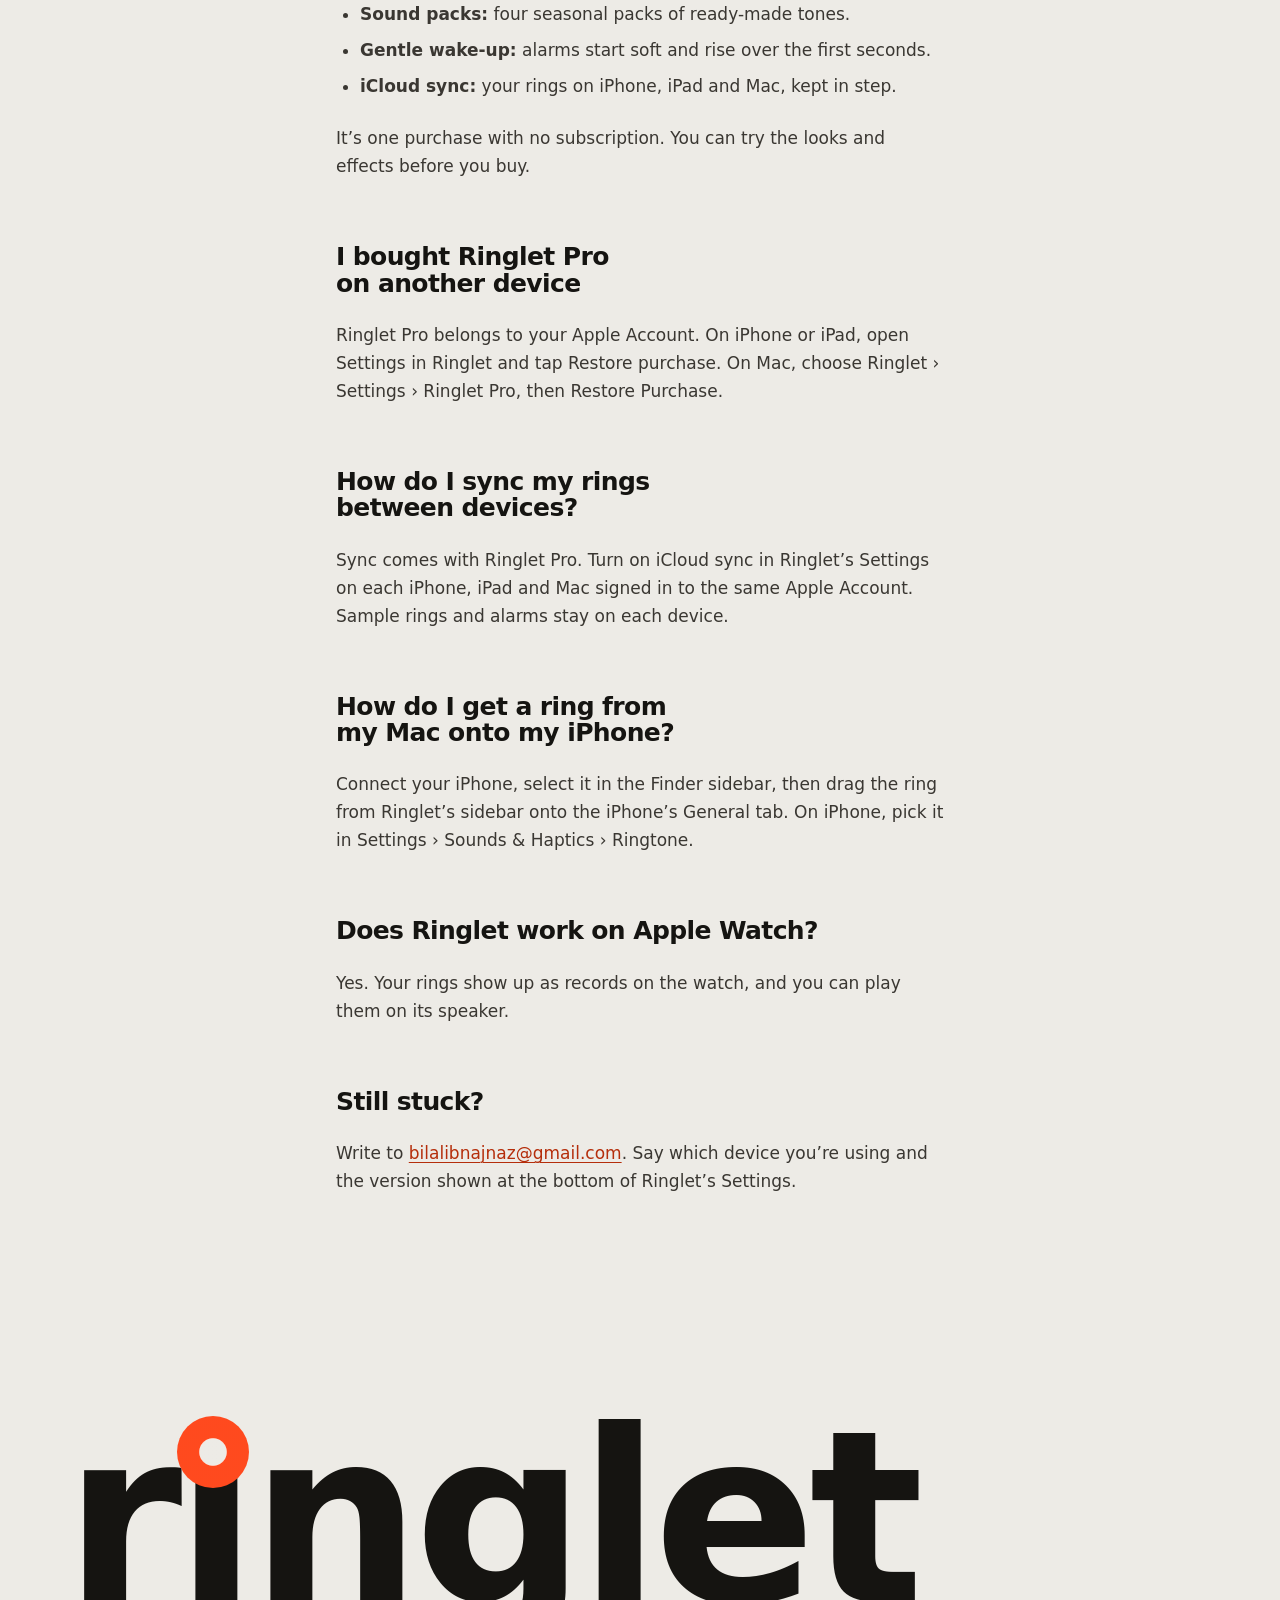
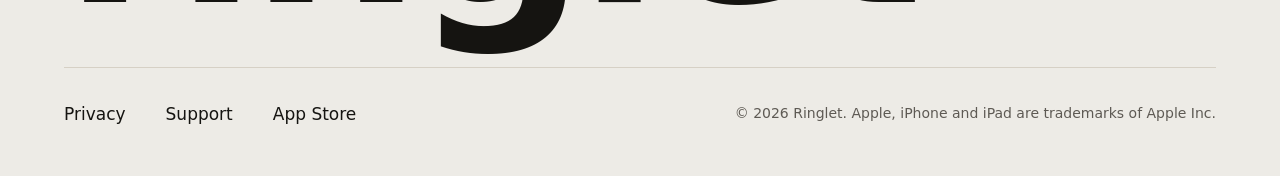
<file: support.html>
<!doctype html>
<html lang="en">
<head>
  <meta charset="utf-8">
  <meta name="viewport" content="width=device-width, initial-scale=1, viewport-fit=cover">
  <title>Ringlet support</title>
  <meta name="description" content="Help with Ringlet: Apple Music, ring length, alarms, Ringlet Pro, iCloud sync, Mac and Apple Watch.">
  <meta name="theme-color" content="#121212">
  <meta property="og:title" content="Ringlet support">
  <meta property="og:description" content="Help with Ringlet: Apple Music, ring length, alarms, Ringlet Pro, iCloud sync, Mac and Apple Watch.">
  <meta property="og:type" content="website">
  <meta property="og:url" content="https://bilal-ajnaz.github.io/Ringlet/support.html">
  <meta property="og:site_name" content="Ringlet">
  <meta property="og:image" content="https://bilal-ajnaz.github.io/Ringlet/assets/og.png">
  <meta property="og:image:width" content="1200">
  <meta property="og:image:height" content="630">
  <meta property="og:image:alt" content="Ringlet: turn any sound into your ringtone or alarm">
  <meta name="twitter:card" content="summary_large_image">
  <link rel="canonical" href="https://bilal-ajnaz.github.io/Ringlet/support.html">
  <link rel="icon" type="image/png" sizes="32x32" href="assets/favicon-32.png">
  <link rel="apple-touch-icon" href="assets/apple-touch-icon.png">
  <link rel="preconnect" href="https://api.fontshare.com" crossorigin>
  <link href="https://api.fontshare.com/v2/css?f[]=ranade@400,500,700&display=swap" rel="stylesheet">
  <link href="https://api.fontshare.com/v2/css?f[]=gambarino@400&display=swap" rel="stylesheet">
  <link rel="stylesheet" href="styles.css">
  <script>document.documentElement.classList.add('js');</script>
</head>
<body>
  <a class="skip" href="index.html#main">Skip to content</a>

  <header class="slab" data-nav>
    <div class="container slab__inner">
      <a class="wordmark" href="./" aria-label="Ringlet home">r<span class="wordmark__i">ı<span class="wordmark__dot" aria-hidden="true"></span></span>nglet</a>
      <button class="slab__menu" type="button" aria-expanded="false" aria-controls="nav-links">Menu</button>
      <nav class="slab__links" id="nav-links" aria-label="Main">
        <a href="index.html#press">Press a record</a>
        <a href="index.html#how">How it works</a>
        <a href="index.html#questions">Questions</a>
        <a class="slab__cta js-store" href="index.html#download">Get the app</a>
      </nav>
    </div>
  </header>

  <main id="main" class="doc">
    <article class="container doc__inner">
      <h1>Ringlet support</h1>
      <p class="lead">Answers to the common questions. Still stuck? Write to <a href="mailto:bilalibnajnaz@gmail.com">bilalibnajnaz@gmail.com</a>.</p>

      <h2>Can I use Apple Music songs?</h2>
      <p>Apple Music streams are protected by Apple and can’t be used. Songs stored on your device, files from Files and the sound from your videos all work.</p>
      <h2>How long can a ring be?</h2>
      <p>Pick 10, 15, 20 or 30 seconds. Ringtones for calls are 30 seconds or less.</p>
      <h2>How do I set a ring for calls?</h2>
      <p>Slide to make it ring. When the share sheet opens, tap Use as Ringtone. Then pick it in Settings › Sounds &amp; Haptics, or on a contact’s card for just one person. iOS asks you to do this last step yourself.</p>
      <h2>Will my alarm ring on silent?</h2>
      <p>Yes. Ringlet asks for alarm permission the first time, then wakes you with your sound, even on silent.</p>

      <h2>How many rings can I make for free?</h2>
      <p>You can keep five rings of your own on a free shelf. The sample rings Ringlet starts you with don’t count. Ringlet Pro makes it unlimited.</p>
      <h2>What does Ringlet Pro include?</h2>
      <ul>
        <li><strong>Unlimited rings.</strong></li>
        <li><strong>Your look:</strong> the Holo finish, your own photo, your own words and five typefaces on the label.</li>
        <li><strong>Fades and effects:</strong> fade in and out, speed, pitch, and a boost for quiet sounds.</li>
        <li><strong>Make a beat:</strong> tap a rhythm onto a record and turn it into a ring.</li>
        <li><strong>Sound layers:</strong> choose which parts of a song play: vocals, drums, bass and melody.</li>
        <li><strong>Sound packs:</strong> four seasonal packs of ready-made tones.</li>
        <li><strong>Gentle wake-up:</strong> alarms start soft and rise over the first seconds.</li>
        <li><strong>iCloud sync:</strong> your rings on iPhone, iPad and Mac, kept in step.</li>
      </ul>
      <p>It’s one purchase with no subscription. You can try the looks and effects before you buy.</p>
      <h2>I bought Ringlet Pro on another device</h2>
      <p>Ringlet Pro belongs to your Apple Account. On iPhone or iPad, open Settings in Ringlet and tap Restore purchase. On Mac, choose Ringlet › Settings › Ringlet Pro, then Restore Purchase.</p>

      <h2>How do I sync my rings between devices?</h2>
      <p>Sync comes with Ringlet Pro. Turn on iCloud sync in Ringlet’s Settings on each iPhone, iPad and Mac signed in to the same Apple Account. Sample rings and alarms stay on each device.</p>
      <h2>How do I get a ring from my Mac onto my iPhone?</h2>
      <p>Connect your iPhone, select it in the Finder sidebar, then drag the ring from Ringlet’s sidebar onto the iPhone’s General tab. On iPhone, pick it in Settings › Sounds &amp; Haptics › Ringtone.</p>
      <h2>Does Ringlet work on Apple Watch?</h2>
      <p>Yes. Your rings show up as records on the watch, and you can play them on its speaker.</p>

      <h2>Still stuck?</h2>
      <p>Write to <a href="mailto:bilalibnajnaz@gmail.com">bilalibnajnaz@gmail.com</a>. Say which device you’re using and the version shown at the bottom of Ringlet’s Settings.</p>
    </article>
  </main>

  <footer class="mast">
    <div class="container">
      <p class="mast__mark" aria-hidden="true">r<span class="wordmark__i">ı<span class="wordmark__dot"></span></span>nglet</p>
      <div class="mast__row">
        <nav class="mast__links" aria-label="Footer">
          <a href="privacy.html">Privacy</a>
          <a href="support.html">Support</a>
          <a class="js-store" href="index.html#download">App Store</a>
        </nav>
        <p class="mast__legal">© 2026 Ringlet. Apple, iPhone and iPad are trademarks of Apple Inc.</p>
      </div>
    </div>
  </footer>

  <script src="js/main.js" defer></script>
</body>
</html>
</file>
<file: styles.css>
/* Hallmark · shape: Split Studio · genre: atmospheric · theme: Bloom (deal 1/3, seed ringlet-ios-app-turns-6fe9·d4c76ec2·2026-11-14·r0) · job: try · draw: ed50e6
 * hero: Counter (swapped from Banner: a portrait phone screen needs the full first screen) · nav: slab · footer: mast (swapped from letter close: no sign-off was given) · imagery: screenshots 9 (cropped from the App Store set, real app) · signature: Sunday Drive, the app's starter tone, played in the page by a port of the app's own synth
 * axes: light/grotesk-sans/warm · posture: committed (porcelain paper family from the app's Theme.swift) · contrast: pass · fold: pass · v2.0.0 */
/* Hallmark · pre-emit critique: P4 H4 E4 S5 R4 V4 · weakest: P, a ringtone app page argues little; the playable starter tone makes the claim testable before download */
/* Hallmark · dismissed 42 · the slab is a full-width ink bar in the app's night colour with three links and an outlined pill, no hairline under it */
@import url("./tokens.css");
@import url("./base.css");

:root {
  --nav-h: 64px;
  --split-gap: var(--space-3xl);
  --grain: url("data:image/svg+xml;utf8,<svg xmlns='http://www.w3.org/2000/svg' width='180' height='180'><filter id='n'><feTurbulence type='fractalNoise' baseFrequency='.9' numOctaves='2' stitchTiles='stitch'/><feColorMatrix values='0 0 0 0 0.1  0 0 0 0 0.08  0 0 0 0 0.05  0 0 0 0.6 0'/></filter><rect width='180' height='180' filter='url(%23n)'/></svg>");
}

body {
  background-color: var(--color-paper);
  background-image:
    radial-gradient(42rem 32rem at 100% 0%, var(--color-accent-soft), transparent 70%),
    radial-gradient(36rem 28rem at 0% 100%, color-mix(in oklab, var(--mood-sunny) 22%, transparent), transparent 70%);
  background-attachment: fixed;
  font-size: 1.0625rem;
}
body::before {
  content: ""; position: fixed; inset: 0; z-index: var(--z-base); pointer-events: none;
  background-image: var(--grain); opacity: 0.05;
}
main, .mast { position: relative; z-index: var(--z-raised); }

a { color: var(--color-accent); }
a:hover { text-decoration-thickness: 2px; }

.skip {
  position: absolute; left: var(--space-md); top: var(--space-xs); z-index: var(--z-tooltip);
  padding: var(--space-xs) var(--space-md); border-radius: var(--radius-pill);
  background: var(--color-sheet); color: var(--color-ink); transform: translateY(-200%);
}
.skip:focus-visible { transform: none; }

.num { font-variant-numeric: tabular-nums; }

/* ---------- Wordmark: the record is the dot of the i, as in the app ---------- */
.wordmark, .mast__mark { font-weight: 700; letter-spacing: -0.03em; text-decoration: none; white-space: nowrap; }
.wordmark__i { position: relative; display: inline-block; }
.wordmark__dot {
  position: absolute; left: 50%; top: 0.02em; width: 0.3em; aspect-ratio: 1; border-radius: 50%;
  transform: translateX(-50%);
  background: radial-gradient(circle, var(--color-paper) 0 26%, var(--color-accent-2) 28%);
}

/* ---------- Nav: slab ---------- */
.slab {
  position: sticky; top: 0; z-index: var(--z-sticky-nav);
  background: var(--color-night); color: var(--color-night-text);
}
.slab__inner { display: flex; align-items: center; justify-content: space-between; gap: var(--space-lg); min-height: var(--nav-h); }
.slab .wordmark { color: var(--color-night-text); font-size: 1.75rem; line-height: 1; }
.slab .wordmark:focus-visible, .slab a:focus-visible, .slab__menu:focus-visible { outline-color: var(--color-accent-2); }
.slab__links { display: flex; align-items: center; gap: var(--space-xl); }
.slab__links a {
  color: var(--color-night-text); text-decoration: none; font-size: 0.9375rem; font-weight: 500; white-space: nowrap;
  transition: color var(--dur-short) var(--ease-out);
}
.slab__links a:hover { color: var(--color-night-muted); text-decoration: underline; text-decoration-thickness: 1px; }
.slab__links a:active { color: var(--color-night-muted); }
.slab__links .slab__cta {
  display: inline-flex; align-items: center; min-height: 44px; padding: 0 var(--space-md);
  border: 1px solid var(--color-night-muted); border-radius: var(--radius-pill);
}
.slab__links .slab__cta:hover { text-decoration: none; background: var(--color-ink-2); color: var(--color-night-text); }
.slab__menu {
  display: none; min-height: 44px; padding: 0 var(--space-md); border: 1px solid var(--color-night-muted); border-radius: var(--radius-pill);
  background: transparent; color: var(--color-night-text); font-weight: 500; cursor: pointer;
  transition: background-color var(--dur-short) var(--ease-out);
}
.slab__menu:hover, .slab__menu[aria-expanded="true"] { background: var(--color-ink-2); }
.slab__menu:active { transform: translateY(1px); }

@media (max-width: 47.99rem) {
  .slab__links { gap: var(--space-lg); overflow-x: auto; scrollbar-width: none; }
  .slab__links .slab__cta { display: none; }
  .js .slab__menu { display: inline-flex; align-items: center; }
  .js .slab__links {
    position: absolute; inset: var(--nav-h) 0 auto 0; display: grid; gap: 0;
    padding: var(--space-xs) var(--gutter) var(--space-lg); background: var(--color-night);
    border-top: 1px solid var(--color-ink-2);
    opacity: 0; transform: translateY(-8px); pointer-events: none; visibility: hidden;
    transition: opacity var(--dur-short) var(--ease-out), transform var(--dur-short) var(--ease-out), visibility 0s linear var(--dur-short);
  }
  .js .slab__links a { display: flex; align-items: center; min-height: 52px; font-size: 1.125rem; border-bottom: 1px solid var(--color-ink-2); }
  .js .slab__links .slab__cta { display: flex; border: 0; padding: 0; min-height: 52px; }
  .js .slab[data-open] .slab__links { opacity: 1; transform: none; pointer-events: auto; visibility: visible; transition-delay: 0s; }
}

/* ---------- Product screens: real captures, framed flat ---------- */
.screen {
  margin: 0; border-radius: var(--radius-card); background: var(--color-sheet);
  box-shadow: var(--shadow-card);
}
.screen > img { outline: 1px solid color-mix(in oklab, var(--color-ink) 9%, transparent); outline-offset: -1px; border-radius: inherit; }
[data-slot][data-kind="product"] > img { filter: none; }

/* ---------- Buttons ---------- */
.store {
  display: inline-flex; align-items: center; gap: var(--space-sm); min-height: 52px; padding: 0 var(--space-lg) 0 var(--space-md);
  border-radius: var(--radius-inner); background: var(--color-ink); color: var(--color-sheet); text-decoration: none; white-space: nowrap;
  box-shadow: 0 1px 0 var(--hi) inset, var(--shadow-card);
  transition: background-color var(--dur-short) var(--ease-out), transform var(--dur-micro) var(--ease-out);
}
.store:hover { background: var(--color-ink-2); text-decoration: none; }
.store:active { transform: translateY(1px); }
.store[aria-disabled="true"] { opacity: 0.55; cursor: not-allowed; }
.store__logo { flex-shrink: 0; width: 24px; height: 24px; }
.store__text { display: grid; font-size: 1.1875rem; font-weight: 700; line-height: 1.05; letter-spacing: -0.01em; }
.store__text small { font-size: 0.75rem; font-weight: 500; letter-spacing: 0; }

.cap {
  position: relative; display: inline-grid; place-items: center; flex-shrink: 0; width: 44px; height: 44px; padding: 0; border: 0; border-radius: 50%;
  background: radial-gradient(circle at 50% 30%, var(--bezel), var(--color-paper-3));
  box-shadow: inset 0 2px 3px var(--shade-2), 0 1px 0 var(--hi);
}
.cap::before {
  content: ""; position: absolute; inset: 5px; border-radius: 50%;
  background: radial-gradient(120% 110% at 50% 18%, var(--rubber-hi), var(--rubber) 48%, var(--rubber-lo));
  box-shadow: inset 0 1px 0.5px var(--hi), 0 5px 9px -3px var(--shade-3);
  transition: transform var(--dur-micro) var(--ease-out);
}
.cap__glyph {
  position: relative; width: 0; height: 0; margin-left: var(--space-3xs);
  border-style: solid; border-width: 7px 0 7px 11px; border-color: transparent transparent transparent var(--color-sheet);
}
[aria-pressed="true"] .cap__glyph, .is-playing .cap__glyph {
  width: 12px; height: 14px; margin-left: 0; border: 0;
  background: linear-gradient(to right, var(--color-sheet) 0 4px, transparent 4px 8px, var(--color-sheet) 8px 12px);
}
button.cap { cursor: pointer; }
button.cap:hover::before, .cap-pill:hover .cap::before { transform: translateY(-1px); }
button.cap:active::before, .cap-pill:active .cap::before { transform: translateY(1px); }
.cap--big { width: 52px; height: 52px; }
.cap--big::before { inset: 6px; }
.cap--big .cap__glyph { border-width: 8px 0 8px 13px; }
.cap--big[aria-pressed="true"] .cap__glyph { width: 14px; height: 16px; border: 0; background: linear-gradient(to right, var(--color-sheet) 0 5px, transparent 5px 9px, var(--color-sheet) 9px 14px); }

.cap-pill {
  display: inline-flex; align-items: center; gap: var(--space-sm); min-height: 52px; padding: var(--space-2xs) var(--space-lg) var(--space-2xs) var(--space-2xs);
  border: 0; border-radius: var(--radius-pill); background: var(--color-sheet); color: var(--color-ink); text-align: left; cursor: pointer;
  box-shadow: 0 0 0 1px var(--shade-1), 0 8px 18px -10px var(--shade-2), inset 0 1px 0 var(--hi);
  transition: box-shadow var(--dur-short) var(--ease-out), transform var(--dur-micro) var(--ease-out);
}
.cap-pill:hover { box-shadow: 0 0 0 1px var(--shade-2), 0 10px 22px -10px var(--shade-2), inset 0 1px 0 var(--hi); }
.cap-pill:active { transform: translateY(1px); }
.cap-pill:disabled { opacity: 0.55; cursor: not-allowed; }
.cap-pill__text { display: grid; line-height: 1.2; }
.cap-pill__title { font-weight: 500; white-space: nowrap; }
.cap-pill__sub { font-size: var(--text-xs); color: var(--color-muted); white-space: nowrap; }

/* ---------- The record: the app's recipe on a tilted platter ---------- */
.turntable {
  --wall-lo: var(--vinyl-black-edge); --wall-hi: var(--vinyl-black-edge-hi); --sheen: 1; --holo: 0; --tz: 1.7px;
  position: relative; width: 100%; aspect-ratio: 1 / 0.8; perspective: 1800px;
}
.platter {
  position: absolute; left: 7%; width: 86%; aspect-ratio: 1; top: 50%;
  transform: translateY(-50%) rotateX(52deg); transform-style: preserve-3d;
}
.disc { position: absolute; inset: 0; border-radius: 50%; transform-style: preserve-3d; }
.disc__wall {
  position: absolute; inset: 0; border-radius: 50%;
  background: color-mix(in srgb, var(--wall-hi) calc(100% - var(--k) * 12%), var(--wall-lo));
  transform: translateZ(calc(var(--k) * var(--tz) * -1));
}
.disc__face { position: absolute; inset: 0; width: 100%; height: 100%; border-radius: 50%; }
.disc__sheen, .disc__holo { position: absolute; inset: 0; border-radius: 50%; pointer-events: none; transform: translateZ(0.5px); }
.disc__sheen {
  opacity: var(--sheen);
  background: conic-gradient(from 115deg,
    transparent 0%, color-mix(in oklab, var(--color-sheet) 16%, transparent) 5%, transparent 11%,
    transparent 50%, color-mix(in oklab, var(--color-sheet) 10%, transparent) 55.5%, transparent 62%, transparent 100%);
}
.disc__holo {
  opacity: var(--holo); mix-blend-mode: screen;
  background: conic-gradient(from 30deg, var(--field-butter), var(--field-lime), var(--field-sky), var(--field-lime), var(--field-butter), var(--field-lime), var(--field-sky), var(--field-lime), var(--field-butter));
  -webkit-mask-image: radial-gradient(circle, transparent 40%, black 60%, black 90%, transparent 96%);
  mask-image: radial-gradient(circle, transparent 40%, black 60%, black 90%, transparent 96%);
}
.turntable__shadow {
  position: absolute; left: 9%; right: 9%; top: 34%; height: 46%; border-radius: 50%;
  background: radial-gradient(closest-side, var(--shade-2), transparent);
  filter: blur(14px); transform: translateY(8%);
}
.arm { position: absolute; right: -3%; top: -6%; width: 44%; height: auto; overflow: visible; z-index: var(--z-raised); filter: drop-shadow(0 8px 6px var(--shade-2)); }
.arm__swing { transform-box: view-box; transform-origin: 86px 16px; transform: rotate(-38deg); transition: transform 900ms var(--ease-out); }
.turntable.is-playing .arm__swing { transform: rotate(0deg); }
.arm__base { fill: var(--metal-2); stroke: var(--metal-3); stroke-width: 0.6; }
.arm__base-top { fill: var(--metal); }
.arm__weight { fill: var(--metal-2); stroke: var(--metal-3); stroke-width: 0.6; }
.arm__tube-edge { fill: none; stroke: var(--metal-3); stroke-width: 4.4; stroke-linecap: round; }
.arm__tube { fill: none; stroke: var(--metal); stroke-width: 2.8; stroke-linecap: round; }
.arm__head { fill: var(--record-ink); }
.arm__cap { fill: var(--metal); stroke: var(--metal-3); stroke-width: 0.6; }

.stage { margin: 0; display: grid; gap: var(--space-md); justify-items: center; min-width: 0; }
.stage__caption { display: grid; justify-items: center; gap: var(--space-3xs); text-align: center; margin-top: calc(var(--space-lg) * -1); }
.stage__name { font-size: var(--text-title); font-weight: 700; letter-spacing: -0.015em; line-height: 1.15; }
.stage__sub { display: inline-flex; align-items: center; gap: var(--space-xs); font-size: var(--text-sm); color: var(--color-muted); }
.stage__dot { width: 8px; height: 8px; border-radius: 50%; background: var(--color-accent-2); }

/* ---------- Hero ---------- */
.hero { position: relative; padding-block: var(--space-xl) var(--space-2xl); overflow-x: clip; }
.hero__rings {
  position: absolute; inset: 0; z-index: -1; pointer-events: none;
  background: repeating-radial-gradient(circle at 72% 46%, transparent 0 26px, var(--grid-beat) 26px 27px);
  -webkit-mask-image: radial-gradient(70% 80% at 72% 46%, black 20%, transparent 75%);
  mask-image: radial-gradient(70% 80% at 72% 46%, black 20%, transparent 75%);
}
.hero__grid { display: grid; gap: var(--space-xl); }
.hero__text { display: grid; gap: var(--space-lg); align-content: center; }
.hero h1 { font-size: clamp(2.75rem, 4.1vw + 0.75rem, 5.25rem); line-height: 1.0; max-width: 14ch; }
.hero .lead { color: var(--color-ink-2); max-width: 30ch; }
.hero__actions { display: flex; flex-wrap: wrap; align-items: center; gap: var(--space-md); padding-top: var(--space-xs); }
.stage--hero { width: min(100%, 560px); justify-self: center; }

@media (min-width: 40rem) and (max-width: 59.99rem) {
  .hero { padding-block: var(--space-2xl) var(--space-3xl); }
}
@media (min-width: 60rem) {
  .hero { min-height: calc(100dvh - var(--nav-h)); display: grid; align-items: center; padding-block: var(--space-xl); }
  .hero__grid { grid-template-columns: minmax(0, 6fr) minmax(0, 7fr); gap: var(--space-2xl); align-items: center; }
  .stage--hero { width: min(100%, 700px, calc((100dvh - var(--nav-h) - 150px) / 0.8)); justify-self: end; }
}

/* ---------- Section rhythm ---------- */
.press { padding-block: var(--section-gap) var(--section-gap); }
.statement { padding-block: var(--section-gap) var(--section-gap); }
.devices { padding-block: var(--section-gap) var(--section-gap); }
.questions { padding-block: var(--section-gap-s) var(--section-gap-l); }
.close { padding-block: var(--section-gap-s); }
.lead { color: var(--color-ink-2); }

/* ---------- Press your own record ---------- */
.press__grid { display: grid; gap: var(--space-2xl); }
.press__text { display: grid; gap: var(--space-lg); align-content: start; min-width: 0; }
.press__text h2 { max-width: 12ch; }
.controls { display: grid; gap: var(--space-md); margin-top: var(--space-md); padding: var(--space-lg); border-radius: var(--radius-card); background: var(--color-sheet); box-shadow: var(--shadow-card); }
.control { display: grid; grid-template-columns: 4.5rem minmax(0, 1fr); align-items: center; gap: var(--space-md); margin: 0; padding: 0; border: 0; min-width: 0; }
.control > label, .control legend { float: left; font-size: var(--text-sm); font-weight: 500; color: var(--color-muted); padding: 0; }
.control legend + * { grid-column: 2; }
.control input[type="text"] {
  width: 100%; min-height: 48px; padding: 0 var(--space-md); border: 1px solid var(--color-muted); border-radius: var(--radius-pill);
  background: var(--color-paper); color: var(--color-ink); font-size: var(--text-md); font-weight: 500;
  outline: 2px solid transparent; outline-offset: -3px;
}
.control input[type="text"]:focus-visible { outline-color: var(--color-focus); }
.chips, .swatches { display: flex; flex-wrap: wrap; gap: var(--space-xs); }
.chips input, .swatches input, .segs input { position: absolute; width: 1px; height: 1px; opacity: 0; }
.chips label {
  display: inline-flex; align-items: center; min-height: 44px; padding: 0 var(--space-md); border-radius: var(--radius-pill);
  background: var(--color-paper-2); color: var(--color-ink-2); font-size: 0.9375rem; font-weight: 500; white-space: nowrap; cursor: pointer;
  transition: background-color var(--dur-short) var(--ease-out), color var(--dur-short) var(--ease-out);
}
.chips label:hover { background: var(--color-paper-3); color: var(--color-ink); }
.chips input:checked + label { background: var(--color-ink); color: var(--color-sheet); }
.swatches label {
  position: relative; width: 44px; height: 44px; border-radius: 50%; cursor: pointer; display: grid; place-items: center;
}
.swatches label::before {
  content: ""; width: 34px; height: 34px; border-radius: 50%; background: var(--sw);
  box-shadow: inset 0 0 0 1px var(--shade-1), inset 0 2px 3px color-mix(in oklab, var(--color-sheet) 30%, transparent), 0 2px 6px -2px var(--shade-2);
  transition: transform var(--dur-micro) var(--ease-out);
}
.swatches label:hover::before { transform: scale(1.08); }
.swatches input:checked + label { box-shadow: inset 0 0 0 2px var(--color-ink); }
.segs { display: flex; gap: var(--space-2xs); padding: var(--space-2xs); border-radius: var(--radius-pill); background: var(--color-paper-2); }
.segs label {
  flex: 1; display: inline-flex; align-items: center; justify-content: center; min-height: 40px; padding: 0 var(--space-sm); border-radius: var(--radius-pill);
  color: var(--color-ink-2); font-size: 0.9375rem; font-weight: 500; white-space: nowrap; cursor: pointer;
  transition: background-color var(--dur-short) var(--ease-out), color var(--dur-short) var(--ease-out);
}
.segs label:hover { color: var(--color-ink); }
.segs input:checked + label { background: var(--color-sheet); color: var(--color-ink); box-shadow: var(--shadow-card); }
.chips input:focus-visible + label, .swatches input:focus-visible + label, .segs input:focus-visible + label { outline: 2px solid var(--color-focus); outline-offset: 2px; }

.stage--press { width: 100%; }
.stage--press .turntable { width: min(100%, 620px); }
.stage__bar {
  display: flex; align-items: center; gap: var(--space-md); width: min(100%, 560px);
  padding: var(--space-sm) var(--space-sm) var(--space-sm) var(--space-sm); border-radius: var(--radius-pill);
  background: var(--color-sheet); box-shadow: var(--shadow-card);
}
.stage__title { flex: 1; min-width: 0; display: grid; }
.stage__title .stage__name { font-size: 1.125rem; overflow: hidden; text-overflow: ellipsis; white-space: nowrap; }
.stage__time { font-weight: 500; color: var(--color-ink-2); }
.shuffle {
  display: grid; place-items: center; flex-shrink: 0; width: 44px; height: 44px; border: 0; border-radius: 50%;
  background: var(--color-paper-2); color: var(--color-ink); cursor: pointer;
  transition: background-color var(--dur-short) var(--ease-out), transform var(--dur-micro) var(--ease-out);
}
.shuffle:hover { background: var(--color-paper-3); }
.shuffle:active { transform: rotate(-20deg) scale(0.96); }
.press__note { font-size: var(--text-sm); color: var(--color-muted); text-align: center; max-width: 46ch; }

@media (max-width: 59.99rem) {
  .press__text { display: contents; }
  .press__text > h2, .press__text > .lead { order: 1; }
  .stage--press { order: 2; }
  .controls { order: 3; margin-top: 0; }
  .press__grid { gap: var(--space-lg); }
}
@media (min-width: 60rem) {
  .press__grid { grid-template-columns: minmax(0, 5fr) minmax(0, 7fr); gap: var(--split-gap); align-items: start; }
  .stage--press { position: sticky; top: calc(var(--nav-h) + var(--space-lg)); }
}
@media (max-width: 30rem) {
  .controls { padding: var(--space-md); }
  .control { grid-template-columns: minmax(0, 1fr); gap: var(--space-xs); }
  .control legend + * { grid-column: 1; }
  .stage__time { display: none; }
}

/* ---------- How: colour fields like the App Store screenshots ---------- */
.how {
  --how-bg: var(--field-sky); --how-ink: var(--color-ink);
  position: relative; padding-block: var(--section-gap-s) var(--section-gap);
  background: var(--how-bg); color: var(--how-ink);
  transition: background-color 700ms var(--ease-in-out), color 700ms var(--ease-in-out);
}
.how[data-field="1"] { --how-bg: var(--field-signal); }
.how[data-field="2"] { --how-bg: var(--field-lime); }
.how[data-field="3"] { --how-bg: var(--color-night); --how-ink: var(--color-night-text); }
.how h2, .how h3 { color: inherit; }
.how__rings {
  position: absolute; inset: 0; pointer-events: none; overflow: hidden;
  background: repeating-radial-gradient(circle at 85% 20%, transparent 0 30px, color-mix(in oklab, currentColor 7%, transparent) 30px 31px);
}
.how__grid { position: relative; display: grid; gap: var(--space-2xl); }
.how__panels { display: grid; gap: var(--space-xl); }
.how__panels h2 { max-width: 12ch; }
.panel { display: grid; gap: var(--space-md); align-content: center; }
.panel p:not([class]) { max-width: 46ch; color: color-mix(in oklab, currentColor 82%, transparent); }
.screen--inline { width: min(100%, 360px); aspect-ratio: 1056 / 1500; margin-top: var(--space-md); }
.screen--inline > img { object-position: 50% 0%; }
.figure-serif {
  display: flex; align-items: baseline; gap: var(--space-md); flex-wrap: wrap;
  font-family: var(--font-outlier); font-variant-numeric: tabular-nums; font-size: clamp(7rem, 12vw, 11rem); line-height: 0.9; letter-spacing: -0.02em;
}
.figure-serif span { font-family: var(--font-body); font-size: var(--text-md); letter-spacing: 0; color: color-mix(in oklab, currentColor 80%, transparent); }
.rings { display: grid; margin: 0; }
.rings > div { display: grid; gap: var(--space-3xs); padding-block: var(--space-sm); border-top: 1px solid color-mix(in oklab, currentColor 22%, transparent); }
.rings > div:last-child { border-bottom: 1px solid color-mix(in oklab, currentColor 22%, transparent); }
.rings dt { font-weight: 500; }
.rings dd { margin: 0; color: color-mix(in oklab, currentColor 78%, transparent); }
.how__stage { display: none; }

/* phones and no-script: each step carries its own colour field */
.panel { --pf: var(--field-sky); }
.panel[data-panel="1"] { --pf: var(--field-signal); }
.panel[data-panel="2"] { --pf: var(--field-lime); }
.panel[data-panel="3"] { --pf: var(--color-night); color: var(--color-night-text); }
@media (max-width: 47.99rem) {
  .how { background: var(--color-paper); color: var(--color-ink); }
  .how__rings { display: none; }
  .panel { padding: var(--space-xl) var(--space-lg); border-radius: var(--radius-card); background: var(--pf); }
}
@media (min-width: 48rem) {
  html:not(.js) .panel { padding: var(--space-xl); border-radius: var(--radius-card); background: var(--pf); }
  .js .how__grid { grid-template-columns: minmax(0, 6fr) minmax(0, 5fr); }
  .js .how__panels { gap: 0; }
  .js .panel { min-height: 72dvh; padding-block: var(--space-2xl); }
  .js .panel .screen--inline { display: none; }
  .js .how__stage { display: block; }
  .how__sticky { position: sticky; top: calc(var(--nav-h) + var(--space-xl)); display: grid; justify-items: end; }
  .screen--stage {
    position: relative; width: min(100%, 400px, calc((100dvh - var(--nav-h) - 80px) * 0.5106)); aspect-ratio: 1056 / 2068;
    overflow: hidden; box-shadow: 0 2px 4px var(--shade-1), 0 40px 80px -30px var(--shade-2);
  }
  .screen--stage > img { position: absolute; inset: 0; width: 100%; height: 100%; object-fit: cover; opacity: 0; transition: opacity var(--dur-long) var(--ease-out); }
  .screen--stage > img.is-on { opacity: 1; }
}
@media (min-width: 60rem) { .js .how__grid { gap: var(--split-gap); } }

/* ---------- Statement: the promise around a record ---------- */
.statement__grid { display: grid; gap: var(--space-2xl); align-items: center; justify-items: center; }
.statement__ring { position: relative; width: min(100%, 440px); aspect-ratio: 1; }
.statement__ring svg { position: absolute; inset: 0; width: 100%; height: 100%; overflow: visible; }
.statement__ring text { font-family: var(--font-display); font-size: 22px; font-weight: 500; fill: var(--color-ink); letter-spacing: 0.01em; }
.statement__disc { position: absolute; inset: 22%; width: 56%; height: 56%; border-radius: 50%; box-shadow: var(--shadow-lift); }
.statement__text { display: grid; gap: var(--space-lg); justify-self: stretch; }
.statement__text h2 { font-size: var(--text-display-s); max-width: 14ch; }
@media (min-width: 60rem) {
  .statement__grid { grid-template-columns: minmax(0, 5fr) minmax(0, 7fr); gap: var(--split-gap); }
}

/* ---------- Devices: switcher ---------- */
.devices__grid { display: grid; gap: var(--space-2xl); }
.devices__text { display: grid; gap: var(--space-xl); align-content: center; }
.facts { display: grid; margin: 0; }
.facts > div { display: grid; grid-template-columns: 8rem minmax(0, 1fr); gap: var(--space-md); padding-block: var(--space-md); border-top: 1px solid var(--color-rule); }
.facts > div:last-child { border-bottom: 1px solid var(--color-rule); }
.facts dt { font-size: var(--text-sm); font-weight: 500; color: var(--color-muted); padding-top: var(--space-3xs); }
.facts dd { margin: 0; }
.seg { display: inline-flex; justify-self: start; gap: var(--space-2xs); padding: var(--space-2xs); border-radius: var(--radius-pill); background: var(--color-paper-3); box-shadow: inset 0 1px 2px var(--shade-1); }
.seg button {
  min-height: 44px; min-width: 96px; padding: 0 var(--space-lg); border: 0; border-radius: var(--radius-pill);
  background: transparent; color: var(--color-ink-2); font-weight: 500; cursor: pointer;
  transition: background-color var(--dur-short) var(--ease-out), color var(--dur-short) var(--ease-out);
}
.seg button:hover { color: var(--color-ink); background: color-mix(in oklab, var(--color-sheet) 50%, transparent); }
.seg button:active { transform: translateY(1px); }
.seg button[aria-selected="true"] { background: var(--color-sheet); color: var(--color-ink); box-shadow: var(--shadow-card); }
.seg button:disabled { opacity: 0.55; cursor: not-allowed; }
.devices__stage {
  position: relative; display: grid; place-items: center; min-height: 520px; padding: var(--space-xl) var(--space-lg);
  border-radius: var(--radius-card); background: var(--color-paper-2);
  background-image:
    linear-gradient(to right, var(--grid-beat) 1px, transparent 1px),
    linear-gradient(to bottom, var(--grid-row) 1px, transparent 1px);
  background-size: 48px 100%, 100% 24px;
}
.devices__panel { display: grid; place-items: center; width: 100%; }
.js .devices__panel[hidden] { display: none; }
.devices__panel + .devices__panel { margin-top: var(--space-xl); }
.js .devices__panel + .devices__panel { margin-top: 0; }
.screen--phone { width: min(100%, 300px); aspect-ratio: 1056 / 1700; }
.screen--pad { width: min(100%, 470px); aspect-ratio: 1527 / 2002; }

@media (min-width: 60rem) {
  .devices__grid { grid-template-columns: minmax(0, 5fr) minmax(0, 7fr); gap: var(--split-gap); align-items: center; }
  .devices__stage { min-height: 720px; }
  .screen--phone { width: min(100%, 360px); }
  .screen--pad { width: min(100%, 500px); }
}

/* ---------- Questions: rows ---------- */
.questions__grid { display: grid; gap: var(--space-xl); }
.qa { display: grid; margin: 0; }
.qa > div { display: grid; gap: var(--space-xs); padding-block: var(--space-lg); border-top: 1px solid var(--color-rule); }
.qa > div:last-child { border-bottom: 1px solid var(--color-rule); }
.qa dt { font-size: var(--text-title); font-weight: 700; letter-spacing: -0.015em; line-height: 1.2; }
.qa dd { margin: 0; color: var(--color-ink-2); max-width: 52ch; }
@media (min-width: 60rem) {
  .questions__grid { grid-template-columns: minmax(0, 4fr) minmax(0, 8fr); gap: var(--gap-columns); }
  .qa > div { grid-template-columns: minmax(0, 5fr) minmax(0, 7fr); gap: var(--gap-columns); padding-block: var(--space-xl); }
}

/* ---------- Close: an orange field, the download beside one last screen ---------- */
.close { position: relative; background: var(--field-signal); color: var(--color-ink); overflow: hidden; }
.close::before {
  content: ""; position: absolute; inset: 0; pointer-events: none;
  background: repeating-radial-gradient(circle at 80% 50%, transparent 0 30px, color-mix(in oklab, var(--color-ink) 8%, transparent) 30px 31px);
}
.close .lead { color: var(--color-ink); }
.close__grid { position: relative; display: grid; gap: var(--space-2xl); align-items: center; }
.close__text { display: grid; gap: var(--space-lg); justify-items: start; }
.close h2 { font-size: var(--text-display-s); max-width: 12ch; }
.screen--close { width: min(100%, 380px); aspect-ratio: 3 / 4; justify-self: center; box-shadow: 0 2px 4px var(--shade-1), 0 40px 80px -30px var(--shade-3); }
.screen--close > img { object-position: 50% 100%; }
@media (min-width: 48rem) {
  .close__grid { grid-template-columns: minmax(0, 6fr) minmax(0, 5fr); }
  .screen--close { justify-self: end; width: min(100%, 440px); }
}
@media (min-width: 60rem) { .close__grid { gap: var(--split-gap); } }

/* ---------- Footer: mast ---------- */
.mast { padding-block: var(--space-3xl) var(--space-xl); }
.mast__mark { font-size: clamp(5rem, 20vw, 15rem); line-height: 0.9; color: var(--color-ink); }
.mast__row { display: flex; flex-wrap: wrap; justify-content: space-between; align-items: center; gap: var(--space-lg); margin-top: var(--space-xl); padding-top: var(--space-lg); border-top: 1px solid var(--color-rule); }
.mast__links { display: flex; flex-wrap: wrap; gap: var(--space-xl); }
.mast__links a { color: var(--color-ink); text-decoration: none; white-space: nowrap; display: inline-flex; align-items: center; min-height: 44px; }
.mast__links a:hover { color: var(--color-accent); text-decoration: underline; }
.mast__legal { font-size: var(--text-sm); color: var(--color-muted); max-width: 60ch; }

/* ---------- Phones ---------- */
@media (max-width: 40rem) {
  body { font-size: var(--text-md); }
  .hero__actions { flex-direction: column; align-items: stretch; }
  .hero__actions .store, .hero__actions .cap-pill { justify-content: flex-start; }
  .turntable { --tz: 1.1px; }
  .facts > div { grid-template-columns: minmax(0, 1fr); gap: var(--space-3xs); }
  .devices__stage { min-height: 0; padding: var(--space-lg) var(--space-md); }
}

@media (prefers-reduced-motion: reduce) {
  .arm__swing, .how, .cap::before, .store, .cap-pill, .seg button, .segs label, .chips label, .swatches label::before, .shuffle, .screen--stage > img { transition: none; }
}

/* ---------- Document pages: privacy and support ---------- */
.doc { padding-block: var(--space-3xl) var(--section-gap-s); }
.doc__inner { display: grid; gap: var(--space-lg); max-width: 46rem; }
.doc h1 { font-size: var(--text-display-s); max-width: 16ch; }
.doc h2 { font-size: var(--text-xl); margin-top: var(--space-xl); }
.doc p, .doc li { color: var(--color-ink-2); max-width: 65ch; line-height: 1.65; }
.doc ul { display: grid; gap: var(--space-xs); margin: 0; padding-left: var(--space-lg); }
.doc time { color: var(--color-muted); font-size: var(--text-sm); }
.fill {
  padding: 0 var(--space-2xs); border: 1px dashed color-mix(in oklch, var(--color-muted) 70%, transparent); border-radius: 3px;
  color: var(--color-muted); -webkit-box-decoration-break: clone; box-decoration-break: clone;
}
</file>
